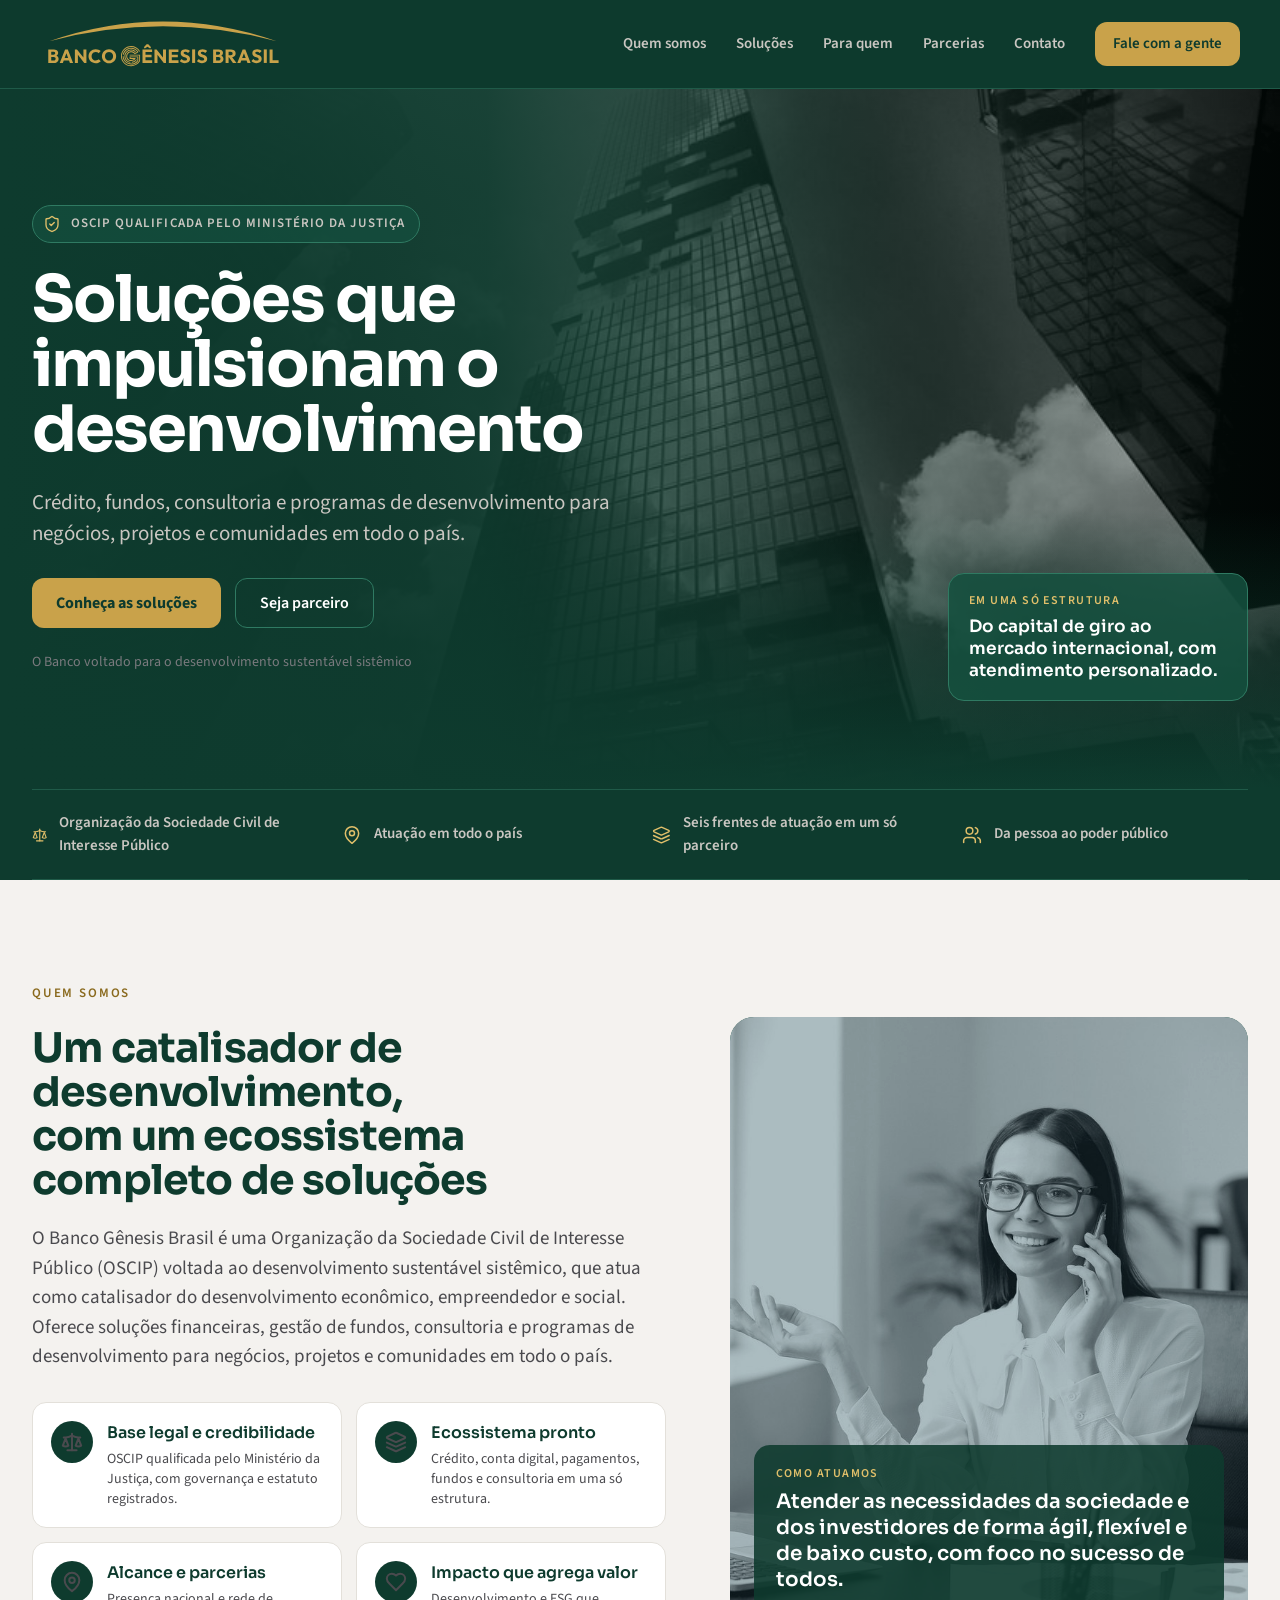
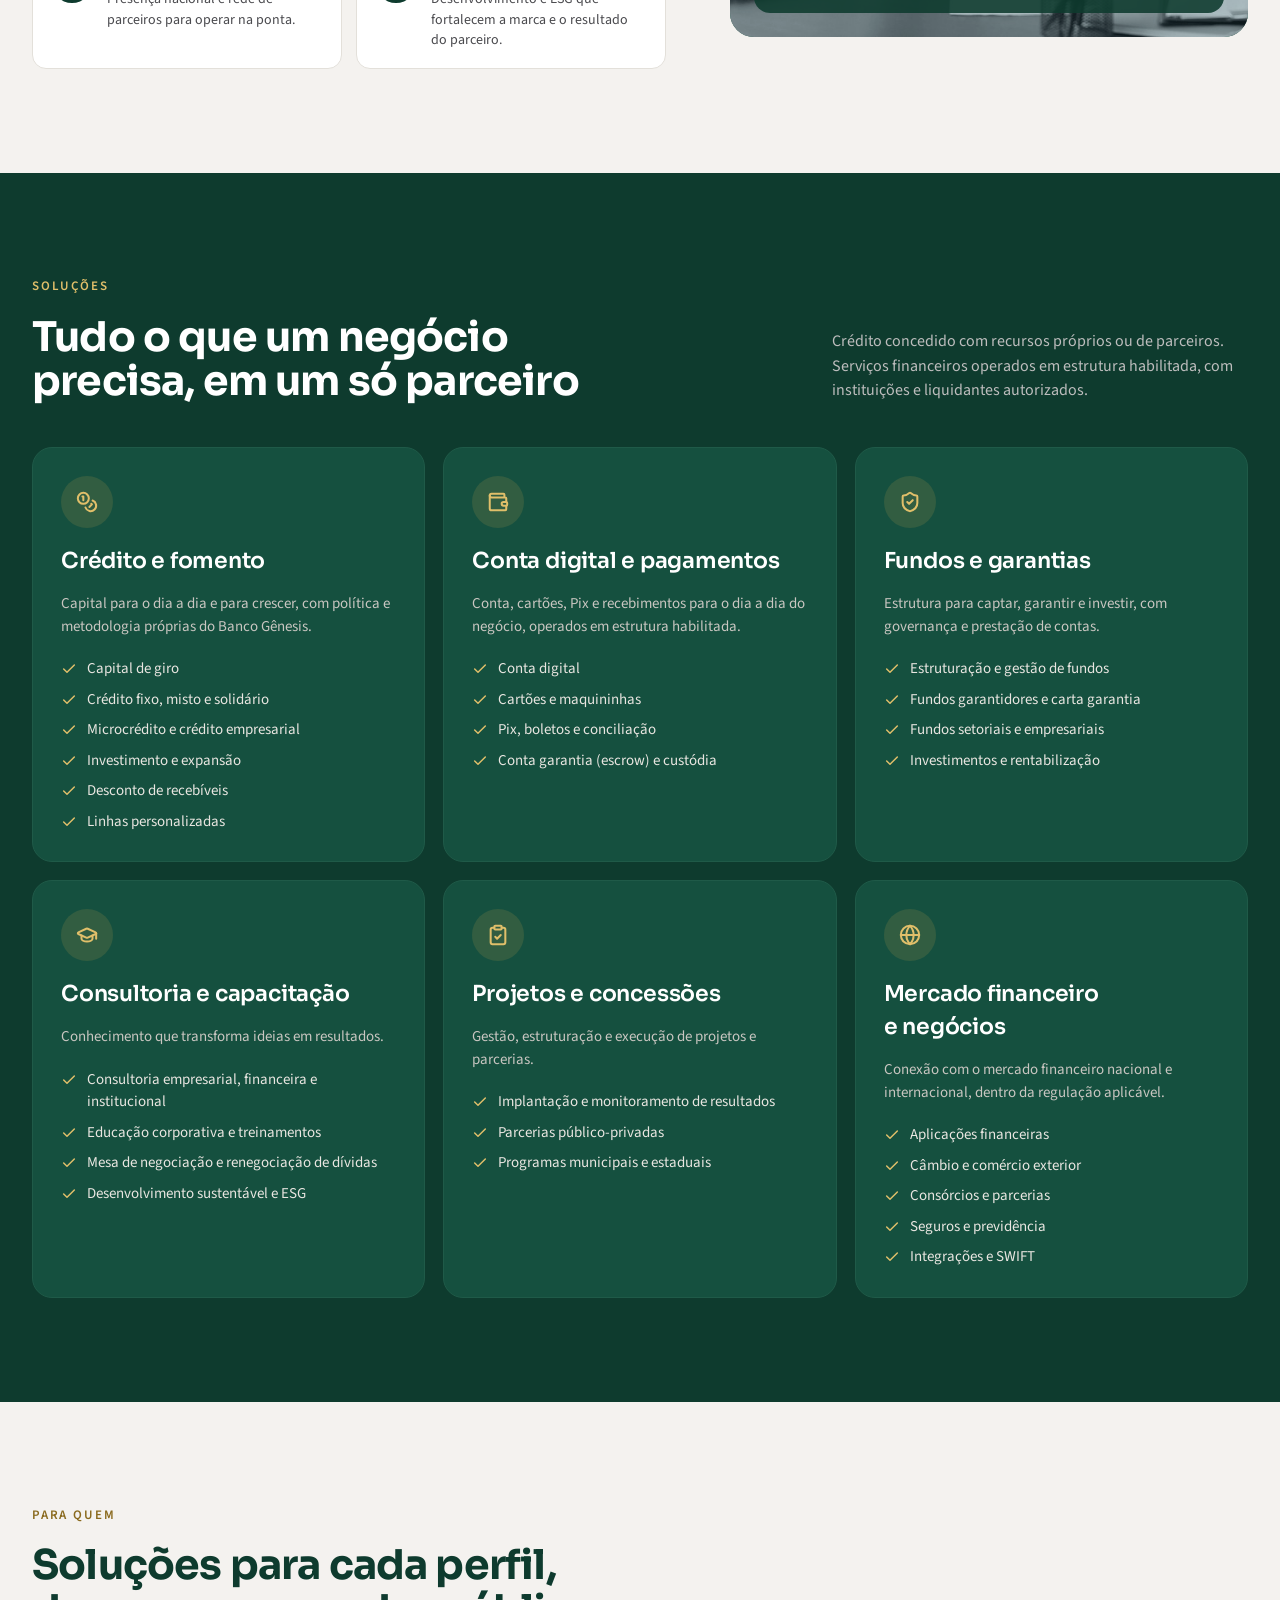
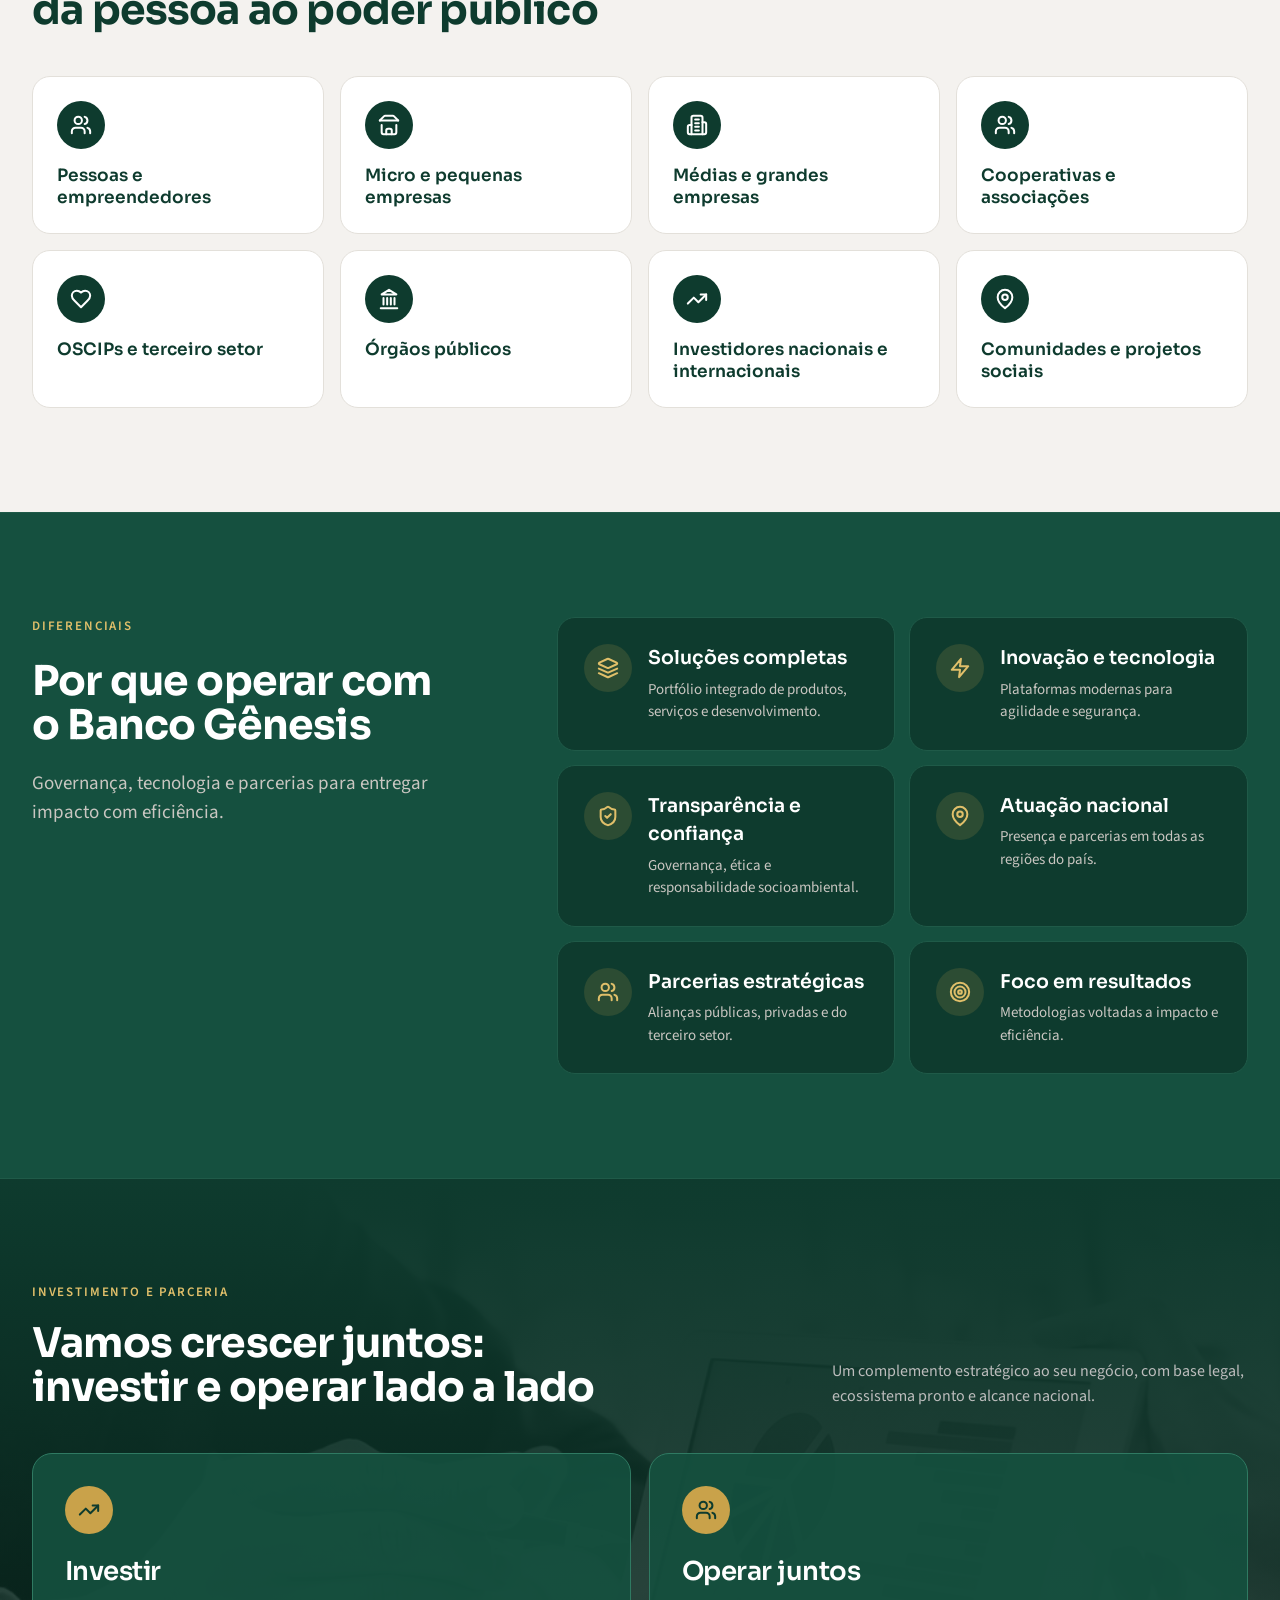
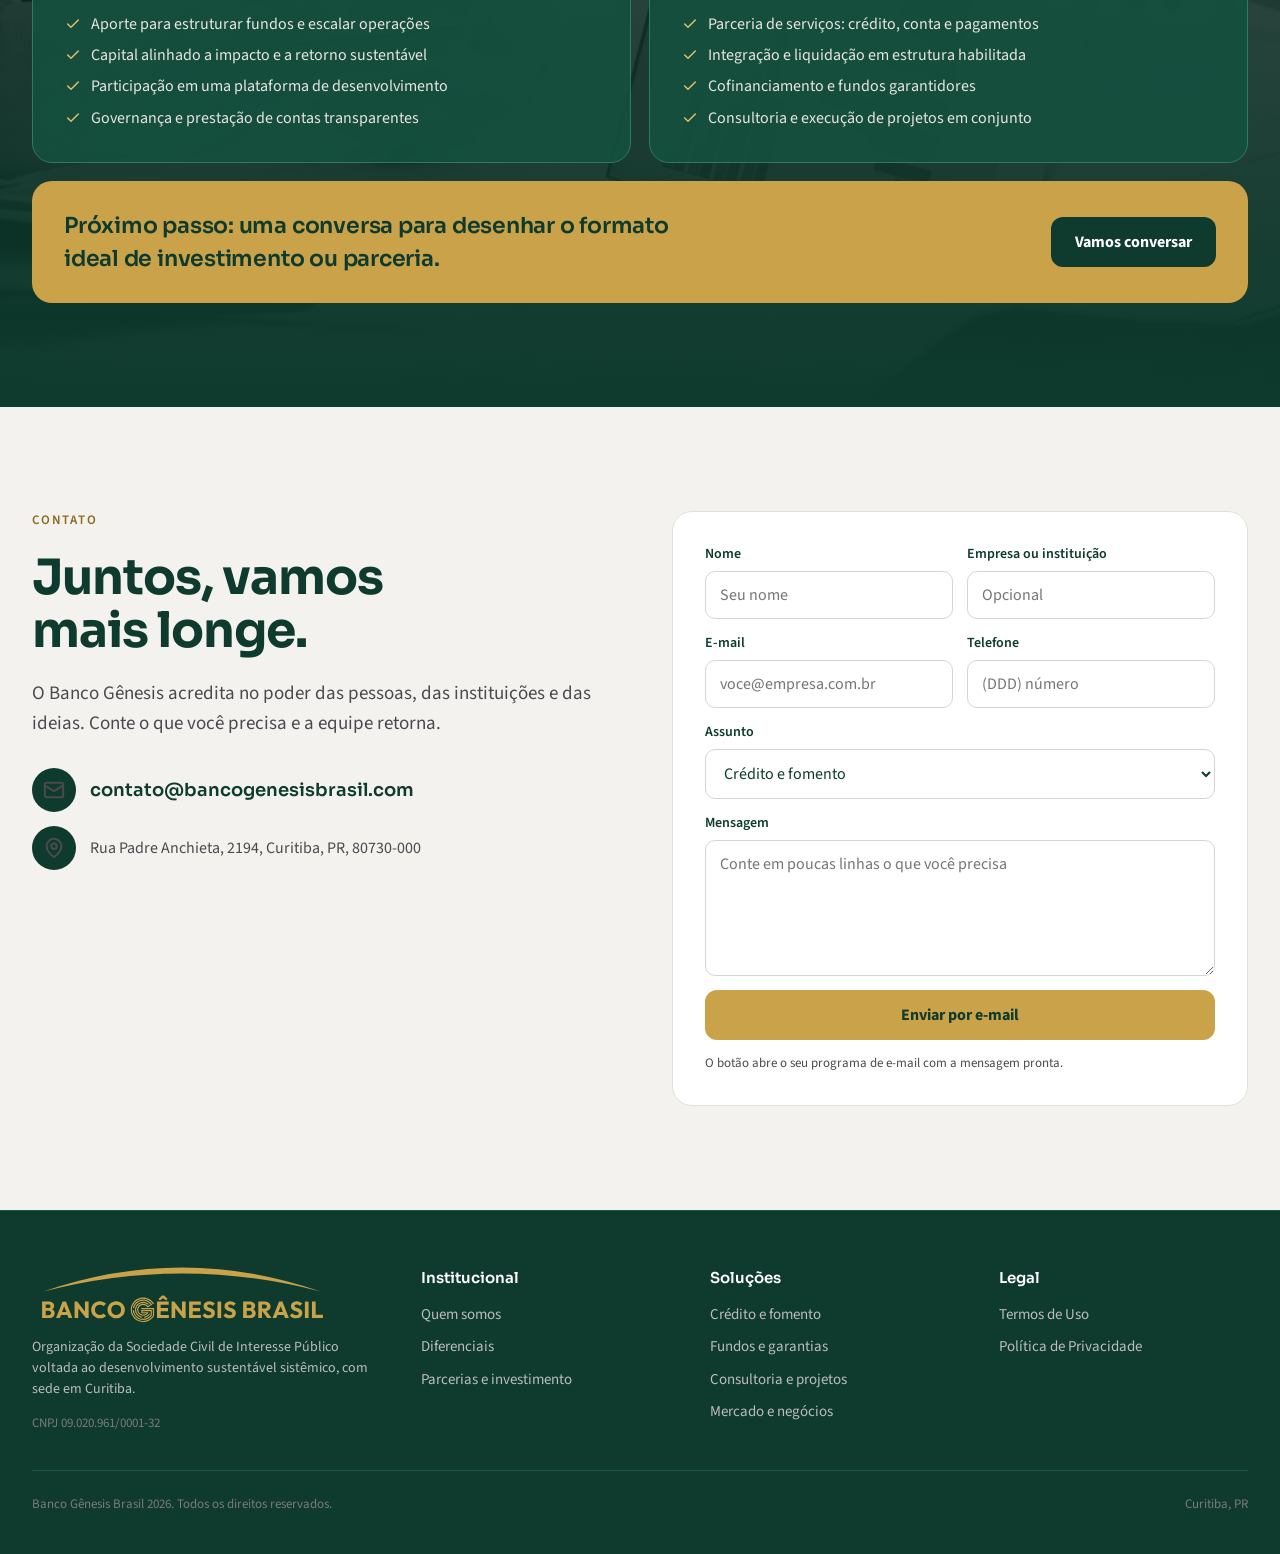
<file: index.html>
<!doctype html>
<html lang="pt-BR">
<head>
<meta charset="utf-8">
<meta name="viewport" content="width=device-width, initial-scale=1">
<title>Banco Gênesis Brasil</title>
<meta name="description" content="O Banco Gênesis Brasil é uma OSCIP voltada ao desenvolvimento sustentável sistêmico: crédito e fomento, fundos e garantias, consultoria, projetos e conexão com o mercado financeiro para negócios, projetos e comunidades em todo o país.">
<meta name="theme-color" content="#0e3b2e">
<link rel="icon" href="assets/img/favicon.svg?v=20261029" type="image/svg+xml">
<link rel="icon" href="favicon.ico?v=20261029" sizes="32x32">
<link rel="icon" href="assets/img/favicon-32.png" sizes="32x32" type="image/png">
<link rel="apple-touch-icon" href="assets/img/apple-touch-icon.png">
<link rel="preconnect" href="https://fonts.googleapis.com">
<link rel="preconnect" href="https://fonts.gstatic.com" crossorigin>
<link rel="stylesheet" href="https://fonts.googleapis.com/css2?family=Sora:wght@500;600;700&family=Source+Sans+3:wght@400;600;700&display=swap">
<link rel="stylesheet" href="assets/styles.css?v=20261029">
<meta property="og:title" content="Banco Gênesis Brasil, soluções que impulsionam o desenvolvimento">
<meta property="og:description" content="O Banco Gênesis Brasil é uma organização voltada ao desenvolvimento sustentável sistêmico: crédito e fomento, fundos e garantias, consultoria, projetos e conexão com o mercado financeiro para negócios, projetos e comunidades em todo o país.">
<meta property="og:type" content="website">
<meta property="og:image" content="assets/img/abertura.jpg">
</head>
<body>
<header class="topo">
  <div class="container">
    <a class="marca" href="#topo"><img src="assets/img/marca-horizontal.svg" alt="Banco Gênesis Brasil" width="1320" height="195"></a>
    <button class="menu-botao" type="button" aria-label="Abrir menu" aria-expanded="false" aria-controls="menu"><svg aria-hidden="true" width="20" height="20" viewBox="0 0 24 24" fill="none" stroke="currentColor" stroke-width="2" stroke-linecap="round" stroke-linejoin="round"><path d="M4 7h16M4 12h16M4 17h16"/></svg></button>
    <nav class="menu" id="menu" aria-label="Principal">
      <a href="#quem-somos">Quem somos</a>
      <a href="#solucoes">Soluções</a>
      <a href="#para-quem">Para quem</a>
      <a href="#parcerias">Parcerias</a>
      <a href="#contato">Contato</a>
      <a class="botao botao-laranja" href="#contato">Fale com a gente</a>
    </nav>
  </div>
</header>
<main id="topo">
  <section class="abertura">
    <div class="abertura-foto" aria-hidden="true"><img src="assets/img/abertura.jpg" alt="" width="852" height="567" fetchpriority="high"></div>
    <div class="container abertura-grade">
      <div class="abertura-texto">
        <p class="selo"><svg aria-hidden="true" width="18" height="18" viewBox="0 0 24 24" fill="none" stroke="currentColor" stroke-width="1.8" stroke-linecap="round" stroke-linejoin="round"><path d="M20 13c0 5-3.5 7.5-7.66 8.95a1 1 0 0 1-.67-.01C7.5 20.5 4 18 4 13V6a1 1 0 0 1 1-1c2 0 4.5-1.2 6.24-2.72a1.17 1.17 0 0 1 1.52 0C14.51 3.81 17 5 19 5a1 1 0 0 1 1 1z"/><path d="m9 12 2 2 4-4"/></svg><span>OSCIP qualificada pelo Ministério da Justiça</span></p>
        <h1>Soluções que impulsionam o desenvolvimento</h1>
        <p class="texto-grande">Crédito, fundos, consultoria e programas de desenvolvimento para negócios, projetos e comunidades em todo o país.</p>
        <div class="acoes">
          <a class="botao botao-laranja" href="#solucoes">Conheça as soluções</a>
          <a class="botao botao-contorno" href="#parcerias">Seja parceiro</a>
        </div>
        <p class="nome-completo">O Banco voltado para o desenvolvimento sustentável sistêmico</p>
      </div>
      <div class="abertura-destaque" aria-hidden="true">
        <small>Em uma só estrutura</small>
        <span>Do capital de giro ao mercado internacional, com atendimento personalizado.</span>
      </div>
    </div>
  </section>

  <div class="container"><ul class="faixa-fatos">
    <li><svg aria-hidden="true" width="20" height="20" viewBox="0 0 24 24" fill="none" stroke="currentColor" stroke-width="1.8" stroke-linecap="round" stroke-linejoin="round"><path d="m16 16 3-8 3 8c-.87.65-1.92 1-3 1s-2.13-.35-3-1Z"/><path d="m2 16 3-8 3 8c-.87.65-1.92 1-3 1s-2.13-.35-3-1Z"/><path d="M7 21h10"/><path d="M12 3v18"/><path d="M3 7h2c2 0 5-1 7-2 2 1 5 2 7 2h2"/></svg><span>Organização da Sociedade Civil de Interesse Público</span></li>
    <li><svg aria-hidden="true" width="20" height="20" viewBox="0 0 24 24" fill="none" stroke="currentColor" stroke-width="1.8" stroke-linecap="round" stroke-linejoin="round"><path d="M20 10c0 6-8 12-8 12s-8-6-8-12a8 8 0 0 1 16 0Z"/><circle cx="12" cy="10" r="3"/></svg><span>Atuação em todo o país</span></li>
    <li><svg aria-hidden="true" width="20" height="20" viewBox="0 0 24 24" fill="none" stroke="currentColor" stroke-width="1.8" stroke-linecap="round" stroke-linejoin="round"><path d="m12.83 2.18a2 2 0 0 0-1.66 0L2.6 6.08a1 1 0 0 0 0 1.83l8.58 3.91a2 2 0 0 0 1.66 0l8.58-3.9a1 1 0 0 0 0-1.83Z"/><path d="m22 17.65-9.17 4.16a2 2 0 0 1-1.66 0L2 17.65"/><path d="m22 12.65-9.17 4.16a2 2 0 0 1-1.66 0L2 12.65"/></svg><span>Seis frentes de atuação em um só parceiro</span></li>
    <li><svg aria-hidden="true" width="20" height="20" viewBox="0 0 24 24" fill="none" stroke="currentColor" stroke-width="1.8" stroke-linecap="round" stroke-linejoin="round"><path d="M16 21v-2a4 4 0 0 0-4-4H6a4 4 0 0 0-4 4v2"/><circle cx="9" cy="7" r="4"/><path d="M22 21v-2a4 4 0 0 0-3-3.87"/><path d="M16 3.13a4 4 0 0 1 0 7.75"/></svg><span>Da pessoa ao poder público</span></li>
  </ul></div>

  <section class="secao claro" id="quem-somos">
    <div class="container duas-colunas">
      <div class="coluna-texto entra">
        <p class="rotulo">Quem somos</p>
        <h2 class="titulo">Um catalisador de desenvolvimento, com um ecossistema completo de soluções</h2>
        <p class="texto">O Banco Gênesis Brasil é uma Organização da Sociedade Civil de Interesse Público (OSCIP) voltada ao desenvolvimento sustentável sistêmico, que atua como catalisador do desenvolvimento econômico, empreendedor e social. Oferece soluções financeiras, gestão de fundos, consultoria e programas de desenvolvimento para negócios, projetos e comunidades em todo o país.</p>
        <div class="pilares">
          <div class="pilar"><span class="icone"><svg aria-hidden="true" width="22" height="22" viewBox="0 0 24 24" fill="none" stroke="currentColor" stroke-width="1.8" stroke-linecap="round" stroke-linejoin="round"><path d="m16 16 3-8 3 8c-.87.65-1.92 1-3 1s-2.13-.35-3-1Z"/><path d="m2 16 3-8 3 8c-.87.65-1.92 1-3 1s-2.13-.35-3-1Z"/><path d="M7 21h10"/><path d="M12 3v18"/><path d="M3 7h2c2 0 5-1 7-2 2 1 5 2 7 2h2"/></svg></span><div><strong>Base legal e credibilidade</strong><span>OSCIP qualificada pelo Ministério da Justiça, com governança e estatuto registrados.</span></div></div>
          <div class="pilar"><span class="icone"><svg aria-hidden="true" width="22" height="22" viewBox="0 0 24 24" fill="none" stroke="currentColor" stroke-width="1.8" stroke-linecap="round" stroke-linejoin="round"><path d="m12.83 2.18a2 2 0 0 0-1.66 0L2.6 6.08a1 1 0 0 0 0 1.83l8.58 3.91a2 2 0 0 0 1.66 0l8.58-3.9a1 1 0 0 0 0-1.83Z"/><path d="m22 17.65-9.17 4.16a2 2 0 0 1-1.66 0L2 17.65"/><path d="m22 12.65-9.17 4.16a2 2 0 0 1-1.66 0L2 12.65"/></svg></span><div><strong>Ecossistema pronto</strong><span>Crédito, conta digital, pagamentos, fundos e consultoria em uma só estrutura.</span></div></div>
          <div class="pilar"><span class="icone"><svg aria-hidden="true" width="22" height="22" viewBox="0 0 24 24" fill="none" stroke="currentColor" stroke-width="1.8" stroke-linecap="round" stroke-linejoin="round"><path d="M20 10c0 6-8 12-8 12s-8-6-8-12a8 8 0 0 1 16 0Z"/><circle cx="12" cy="10" r="3"/></svg></span><div><strong>Alcance e parcerias</strong><span>Presença nacional e rede de parceiros para operar na ponta.</span></div></div>
          <div class="pilar"><span class="icone"><svg aria-hidden="true" width="22" height="22" viewBox="0 0 24 24" fill="none" stroke="currentColor" stroke-width="1.8" stroke-linecap="round" stroke-linejoin="round"><path d="M19 14c1.49-1.46 3-3.21 3-5.5A5.5 5.5 0 0 0 16.5 3c-1.76 0-3 .5-4.5 2-1.5-1.5-2.74-2-4.5-2A5.5 5.5 0 0 0 2 8.5c0 2.3 1.5 4.05 3 5.5l7 7Z"/></svg></span><div><strong>Impacto que agrega valor</strong><span>Desenvolvimento e ESG que fortalecem a marca e o resultado do parceiro.</span></div></div>
        </div>
      </div>
      <div class="foto foto-quem entra">
        <img src="assets/img/equipe.jpg" alt="Profissional atendendo ao telefone em um escritório" width="1300" height="866" loading="lazy">
        <div class="legenda-foto"><small>Como atuamos</small><span>Atender as necessidades da sociedade e dos investidores de forma ágil, flexível e de baixo custo, com foco no sucesso de todos.</span></div>
      </div>
    </div>
  </section>

  <section class="secao escuro" id="solucoes">
    <div class="container">
      <div class="cabecalho-secao entra">
        <div><p class="rotulo">Soluções</p><h2 class="titulo">Tudo o que um negócio precisa, em um só parceiro</h2></div>
        <p class="texto-apoio">Crédito concedido com recursos próprios ou de parceiros. Serviços financeiros operados em estrutura habilitada, com instituições e liquidantes autorizados.</p>
      </div>
      <div class="solucoes">
        <article class="solucao entra">
          <span class="icone"><svg aria-hidden="true" width="22" height="22" viewBox="0 0 24 24" fill="none" stroke="currentColor" stroke-width="1.8" stroke-linecap="round" stroke-linejoin="round"><circle cx="8" cy="8" r="6"/><path d="M18.09 10.37A6 6 0 1 1 10.34 18"/><path d="M7 6h1v4"/><path d="m16.71 13.88.7.71-2.82 2.82"/></svg></span>
          <h3>Crédito e fomento</h3>
          <p>Capital para o dia a dia e para crescer, com política e metodologia próprias do Banco Gênesis.</p>
          <ul><li><svg aria-hidden="true" width="16" height="16" viewBox="0 0 24 24" fill="none" stroke="currentColor" stroke-width="2.2" stroke-linecap="round" stroke-linejoin="round"><path d="M20 6 9 17l-5-5"/></svg><span>Capital de giro</span></li><li><svg aria-hidden="true" width="16" height="16" viewBox="0 0 24 24" fill="none" stroke="currentColor" stroke-width="2.2" stroke-linecap="round" stroke-linejoin="round"><path d="M20 6 9 17l-5-5"/></svg><span>Crédito fixo, misto e solidário</span></li><li><svg aria-hidden="true" width="16" height="16" viewBox="0 0 24 24" fill="none" stroke="currentColor" stroke-width="2.2" stroke-linecap="round" stroke-linejoin="round"><path d="M20 6 9 17l-5-5"/></svg><span>Microcrédito e crédito empresarial</span></li><li><svg aria-hidden="true" width="16" height="16" viewBox="0 0 24 24" fill="none" stroke="currentColor" stroke-width="2.2" stroke-linecap="round" stroke-linejoin="round"><path d="M20 6 9 17l-5-5"/></svg><span>Investimento e expansão</span></li><li><svg aria-hidden="true" width="16" height="16" viewBox="0 0 24 24" fill="none" stroke="currentColor" stroke-width="2.2" stroke-linecap="round" stroke-linejoin="round"><path d="M20 6 9 17l-5-5"/></svg><span>Desconto de recebíveis</span></li><li><svg aria-hidden="true" width="16" height="16" viewBox="0 0 24 24" fill="none" stroke="currentColor" stroke-width="2.2" stroke-linecap="round" stroke-linejoin="round"><path d="M20 6 9 17l-5-5"/></svg><span>Linhas personalizadas</span></li></ul>
        </article>
        <article class="solucao entra">
          <span class="icone"><svg aria-hidden="true" width="22" height="22" viewBox="0 0 24 24" fill="none" stroke="currentColor" stroke-width="1.8" stroke-linecap="round" stroke-linejoin="round"><path d="M19 7V4a1 1 0 0 0-1-1H5a2 2 0 0 0 0 4h15a1 1 0 0 1 1 1v4h-3a2 2 0 0 0 0 4h3a1 1 0 0 0 1-1v-2a1 1 0 0 0-1-1"/><path d="M3 5v14a2 2 0 0 0 2 2h15a1 1 0 0 0 1-1v-4"/></svg></span>
          <h3>Conta digital e pagamentos</h3>
          <p>Conta, cartões, Pix e recebimentos para o dia a dia do negócio, operados em estrutura habilitada.</p>
          <ul><li><svg aria-hidden="true" width="16" height="16" viewBox="0 0 24 24" fill="none" stroke="currentColor" stroke-width="2.2" stroke-linecap="round" stroke-linejoin="round"><path d="M20 6 9 17l-5-5"/></svg><span>Conta digital</span></li><li><svg aria-hidden="true" width="16" height="16" viewBox="0 0 24 24" fill="none" stroke="currentColor" stroke-width="2.2" stroke-linecap="round" stroke-linejoin="round"><path d="M20 6 9 17l-5-5"/></svg><span>Cartões e maquininhas</span></li><li><svg aria-hidden="true" width="16" height="16" viewBox="0 0 24 24" fill="none" stroke="currentColor" stroke-width="2.2" stroke-linecap="round" stroke-linejoin="round"><path d="M20 6 9 17l-5-5"/></svg><span>Pix, boletos e conciliação</span></li><li><svg aria-hidden="true" width="16" height="16" viewBox="0 0 24 24" fill="none" stroke="currentColor" stroke-width="2.2" stroke-linecap="round" stroke-linejoin="round"><path d="M20 6 9 17l-5-5"/></svg><span>Conta garantia (escrow) e custódia</span></li></ul>
        </article>
        <article class="solucao entra">
          <span class="icone"><svg aria-hidden="true" width="22" height="22" viewBox="0 0 24 24" fill="none" stroke="currentColor" stroke-width="1.8" stroke-linecap="round" stroke-linejoin="round"><path d="M20 13c0 5-3.5 7.5-7.66 8.95a1 1 0 0 1-.67-.01C7.5 20.5 4 18 4 13V6a1 1 0 0 1 1-1c2 0 4.5-1.2 6.24-2.72a1.17 1.17 0 0 1 1.52 0C14.51 3.81 17 5 19 5a1 1 0 0 1 1 1z"/><path d="m9 12 2 2 4-4"/></svg></span>
          <h3>Fundos e garantias</h3>
          <p>Estrutura para captar, garantir e investir, com governança e prestação de contas.</p>
          <ul><li><svg aria-hidden="true" width="16" height="16" viewBox="0 0 24 24" fill="none" stroke="currentColor" stroke-width="2.2" stroke-linecap="round" stroke-linejoin="round"><path d="M20 6 9 17l-5-5"/></svg><span>Estruturação e gestão de fundos</span></li><li><svg aria-hidden="true" width="16" height="16" viewBox="0 0 24 24" fill="none" stroke="currentColor" stroke-width="2.2" stroke-linecap="round" stroke-linejoin="round"><path d="M20 6 9 17l-5-5"/></svg><span>Fundos garantidores e carta garantia</span></li><li><svg aria-hidden="true" width="16" height="16" viewBox="0 0 24 24" fill="none" stroke="currentColor" stroke-width="2.2" stroke-linecap="round" stroke-linejoin="round"><path d="M20 6 9 17l-5-5"/></svg><span>Fundos setoriais e empresariais</span></li><li><svg aria-hidden="true" width="16" height="16" viewBox="0 0 24 24" fill="none" stroke="currentColor" stroke-width="2.2" stroke-linecap="round" stroke-linejoin="round"><path d="M20 6 9 17l-5-5"/></svg><span>Investimentos e rentabilização</span></li></ul>
        </article>
        <article class="solucao entra">
          <span class="icone"><svg aria-hidden="true" width="22" height="22" viewBox="0 0 24 24" fill="none" stroke="currentColor" stroke-width="1.8" stroke-linecap="round" stroke-linejoin="round"><path d="M21.42 10.922a1 1 0 0 0-.019-1.838L12.83 5.18a2 2 0 0 0-1.66 0L2.6 9.08a1 1 0 0 0 0 1.832l8.57 3.908a2 2 0 0 0 1.66 0z"/><path d="M22 10v6"/><path d="M6 12.5V16a6 3 0 0 0 12 0v-3.5"/></svg></span>
          <h3>Consultoria e capacitação</h3>
          <p>Conhecimento que transforma ideias em resultados.</p>
          <ul><li><svg aria-hidden="true" width="16" height="16" viewBox="0 0 24 24" fill="none" stroke="currentColor" stroke-width="2.2" stroke-linecap="round" stroke-linejoin="round"><path d="M20 6 9 17l-5-5"/></svg><span>Consultoria empresarial, financeira e institucional</span></li><li><svg aria-hidden="true" width="16" height="16" viewBox="0 0 24 24" fill="none" stroke="currentColor" stroke-width="2.2" stroke-linecap="round" stroke-linejoin="round"><path d="M20 6 9 17l-5-5"/></svg><span>Educação corporativa e treinamentos</span></li><li><svg aria-hidden="true" width="16" height="16" viewBox="0 0 24 24" fill="none" stroke="currentColor" stroke-width="2.2" stroke-linecap="round" stroke-linejoin="round"><path d="M20 6 9 17l-5-5"/></svg><span>Mesa de negociação e renegociação de dívidas</span></li><li><svg aria-hidden="true" width="16" height="16" viewBox="0 0 24 24" fill="none" stroke="currentColor" stroke-width="2.2" stroke-linecap="round" stroke-linejoin="round"><path d="M20 6 9 17l-5-5"/></svg><span>Desenvolvimento sustentável e ESG</span></li></ul>
        </article>
        <article class="solucao entra">
          <span class="icone"><svg aria-hidden="true" width="22" height="22" viewBox="0 0 24 24" fill="none" stroke="currentColor" stroke-width="1.8" stroke-linecap="round" stroke-linejoin="round"><rect width="8" height="4" x="8" y="2" rx="1" ry="1"/><path d="M16 4h2a2 2 0 0 1 2 2v14a2 2 0 0 1-2 2H6a2 2 0 0 1-2-2V6a2 2 0 0 1 2-2h2"/><path d="m9 14 2 2 4-4"/></svg></span>
          <h3>Projetos e concessões</h3>
          <p>Gestão, estruturação e execução de projetos e parcerias.</p>
          <ul><li><svg aria-hidden="true" width="16" height="16" viewBox="0 0 24 24" fill="none" stroke="currentColor" stroke-width="2.2" stroke-linecap="round" stroke-linejoin="round"><path d="M20 6 9 17l-5-5"/></svg><span>Implantação e monitoramento de resultados</span></li><li><svg aria-hidden="true" width="16" height="16" viewBox="0 0 24 24" fill="none" stroke="currentColor" stroke-width="2.2" stroke-linecap="round" stroke-linejoin="round"><path d="M20 6 9 17l-5-5"/></svg><span>Parcerias público-privadas</span></li><li><svg aria-hidden="true" width="16" height="16" viewBox="0 0 24 24" fill="none" stroke="currentColor" stroke-width="2.2" stroke-linecap="round" stroke-linejoin="round"><path d="M20 6 9 17l-5-5"/></svg><span>Programas municipais e estaduais</span></li></ul>
        </article>
        <article class="solucao entra">
          <span class="icone"><svg aria-hidden="true" width="22" height="22" viewBox="0 0 24 24" fill="none" stroke="currentColor" stroke-width="1.8" stroke-linecap="round" stroke-linejoin="round"><circle cx="12" cy="12" r="10"/><path d="M12 2a14.5 14.5 0 0 0 0 20 14.5 14.5 0 0 0 0-20"/><path d="M2 12h20"/></svg></span>
          <h3>Mercado financeiro e negócios</h3>
          <p>Conexão com o mercado financeiro nacional e internacional, dentro da regulação aplicável.</p>
          <ul><li><svg aria-hidden="true" width="16" height="16" viewBox="0 0 24 24" fill="none" stroke="currentColor" stroke-width="2.2" stroke-linecap="round" stroke-linejoin="round"><path d="M20 6 9 17l-5-5"/></svg><span>Aplicações financeiras</span></li><li><svg aria-hidden="true" width="16" height="16" viewBox="0 0 24 24" fill="none" stroke="currentColor" stroke-width="2.2" stroke-linecap="round" stroke-linejoin="round"><path d="M20 6 9 17l-5-5"/></svg><span>Câmbio e comércio exterior</span></li><li><svg aria-hidden="true" width="16" height="16" viewBox="0 0 24 24" fill="none" stroke="currentColor" stroke-width="2.2" stroke-linecap="round" stroke-linejoin="round"><path d="M20 6 9 17l-5-5"/></svg><span>Consórcios e parcerias</span></li><li><svg aria-hidden="true" width="16" height="16" viewBox="0 0 24 24" fill="none" stroke="currentColor" stroke-width="2.2" stroke-linecap="round" stroke-linejoin="round"><path d="M20 6 9 17l-5-5"/></svg><span>Seguros e previdência</span></li><li><svg aria-hidden="true" width="16" height="16" viewBox="0 0 24 24" fill="none" stroke="currentColor" stroke-width="2.2" stroke-linecap="round" stroke-linejoin="round"><path d="M20 6 9 17l-5-5"/></svg><span>Integrações e SWIFT</span></li></ul>
        </article>
      </div>
    </div>
  </section>

  <section class="secao claro" id="para-quem">
    <div class="container">
      <div class="cabecalho-secao entra"><div><p class="rotulo">Para quem</p><h2 class="titulo">Soluções para cada perfil, da pessoa ao poder público</h2></div></div>
      <div class="perfis">
        <div class="perfil entra"><span class="icone"><svg aria-hidden="true" width="22" height="22" viewBox="0 0 24 24" fill="none" stroke="currentColor" stroke-width="1.8" stroke-linecap="round" stroke-linejoin="round"><path d="M16 21v-2a4 4 0 0 0-4-4H6a4 4 0 0 0-4 4v2"/><circle cx="9" cy="7" r="4"/><path d="M22 21v-2a4 4 0 0 0-3-3.87"/><path d="M16 3.13a4 4 0 0 1 0 7.75"/></svg></span><span>Pessoas e empreendedores</span></div>
        <div class="perfil entra"><span class="icone"><svg aria-hidden="true" width="22" height="22" viewBox="0 0 24 24" fill="none" stroke="currentColor" stroke-width="1.8" stroke-linecap="round" stroke-linejoin="round"><path d="m2 7 4.41-4.41A2 2 0 0 1 7.83 2h8.34a2 2 0 0 1 1.42.59L22 7"/><path d="M4 12v8a2 2 0 0 0 2 2h12a2 2 0 0 0 2-2v-8"/><path d="M15 22v-4a2 2 0 0 0-2-2h-2a2 2 0 0 0-2 2v4"/><path d="M2 7h20"/></svg></span><span>Micro e pequenas empresas</span></div>
        <div class="perfil entra"><span class="icone"><svg aria-hidden="true" width="22" height="22" viewBox="0 0 24 24" fill="none" stroke="currentColor" stroke-width="1.8" stroke-linecap="round" stroke-linejoin="round"><path d="M6 22V4a2 2 0 0 1 2-2h8a2 2 0 0 1 2 2v18Z"/><path d="M6 12H4a2 2 0 0 0-2 2v6a2 2 0 0 0 2 2h2"/><path d="M18 9h2a2 2 0 0 1 2 2v9a2 2 0 0 1-2 2h-2"/><path d="M10 6h4"/><path d="M10 10h4"/><path d="M10 14h4"/><path d="M10 18h4"/></svg></span><span>Médias e grandes empresas</span></div>
        <div class="perfil entra"><span class="icone"><svg aria-hidden="true" width="22" height="22" viewBox="0 0 24 24" fill="none" stroke="currentColor" stroke-width="1.8" stroke-linecap="round" stroke-linejoin="round"><path d="M16 21v-2a4 4 0 0 0-4-4H6a4 4 0 0 0-4 4v2"/><circle cx="9" cy="7" r="4"/><path d="M22 21v-2a4 4 0 0 0-3-3.87"/><path d="M16 3.13a4 4 0 0 1 0 7.75"/></svg></span><span>Cooperativas e associações</span></div>
        <div class="perfil entra"><span class="icone"><svg aria-hidden="true" width="22" height="22" viewBox="0 0 24 24" fill="none" stroke="currentColor" stroke-width="1.8" stroke-linecap="round" stroke-linejoin="round"><path d="M19 14c1.49-1.46 3-3.21 3-5.5A5.5 5.5 0 0 0 16.5 3c-1.76 0-3 .5-4.5 2-1.5-1.5-2.74-2-4.5-2A5.5 5.5 0 0 0 2 8.5c0 2.3 1.5 4.05 3 5.5l7 7Z"/></svg></span><span>OSCIPs e terceiro setor</span></div>
        <div class="perfil entra"><span class="icone"><svg aria-hidden="true" width="22" height="22" viewBox="0 0 24 24" fill="none" stroke="currentColor" stroke-width="1.8" stroke-linecap="round" stroke-linejoin="round"><line x1="3" x2="21" y1="22" y2="22"/><line x1="6" x2="6" y1="18" y2="11"/><line x1="10" x2="10" y1="18" y2="11"/><line x1="14" x2="14" y1="18" y2="11"/><line x1="18" x2="18" y1="18" y2="11"/><polygon points="12 2 20 7 4 7"/></svg></span><span>Órgãos públicos</span></div>
        <div class="perfil entra"><span class="icone"><svg aria-hidden="true" width="22" height="22" viewBox="0 0 24 24" fill="none" stroke="currentColor" stroke-width="1.8" stroke-linecap="round" stroke-linejoin="round"><polyline points="22 7 13.5 15.5 8.5 10.5 2 17"/><polyline points="16 7 22 7 22 13"/></svg></span><span>Investidores nacionais e internacionais</span></div>
        <div class="perfil entra"><span class="icone"><svg aria-hidden="true" width="22" height="22" viewBox="0 0 24 24" fill="none" stroke="currentColor" stroke-width="1.8" stroke-linecap="round" stroke-linejoin="round"><path d="M20 10c0 6-8 12-8 12s-8-6-8-12a8 8 0 0 1 16 0Z"/><circle cx="12" cy="10" r="3"/></svg></span><span>Comunidades e projetos sociais</span></div>
      </div>
    </div>
  </section>

  <section class="secao grafite" id="diferenciais">
    <div class="container duas-colunas-larga">
      <div class="coluna-texto fixa entra">
        <p class="rotulo">Diferenciais</p>
        <h2 class="titulo">Por que operar com o Banco Gênesis</h2>
        <p class="texto">Governança, tecnologia e parcerias para entregar impacto com eficiência.</p>
      </div>
      <div class="diferenciais">
        <div class="diferencial entra"><span class="icone"><svg aria-hidden="true" width="22" height="22" viewBox="0 0 24 24" fill="none" stroke="currentColor" stroke-width="1.8" stroke-linecap="round" stroke-linejoin="round"><path d="m12.83 2.18a2 2 0 0 0-1.66 0L2.6 6.08a1 1 0 0 0 0 1.83l8.58 3.91a2 2 0 0 0 1.66 0l8.58-3.9a1 1 0 0 0 0-1.83Z"/><path d="m22 17.65-9.17 4.16a2 2 0 0 1-1.66 0L2 17.65"/><path d="m22 12.65-9.17 4.16a2 2 0 0 1-1.66 0L2 12.65"/></svg></span><div><strong>Soluções completas</strong><span>Portfólio integrado de produtos, serviços e desenvolvimento.</span></div></div>
        <div class="diferencial entra"><span class="icone"><svg aria-hidden="true" width="22" height="22" viewBox="0 0 24 24" fill="none" stroke="currentColor" stroke-width="1.8" stroke-linecap="round" stroke-linejoin="round"><polygon points="13 2 3 14 12 14 11 22 21 10 12 10 13 2"/></svg></span><div><strong>Inovação e tecnologia</strong><span>Plataformas modernas para agilidade e segurança.</span></div></div>
        <div class="diferencial entra"><span class="icone"><svg aria-hidden="true" width="22" height="22" viewBox="0 0 24 24" fill="none" stroke="currentColor" stroke-width="1.8" stroke-linecap="round" stroke-linejoin="round"><path d="M20 13c0 5-3.5 7.5-7.66 8.95a1 1 0 0 1-.67-.01C7.5 20.5 4 18 4 13V6a1 1 0 0 1 1-1c2 0 4.5-1.2 6.24-2.72a1.17 1.17 0 0 1 1.52 0C14.51 3.81 17 5 19 5a1 1 0 0 1 1 1z"/><path d="m9 12 2 2 4-4"/></svg></span><div><strong>Transparência e confiança</strong><span>Governança, ética e responsabilidade socioambiental.</span></div></div>
        <div class="diferencial entra"><span class="icone"><svg aria-hidden="true" width="22" height="22" viewBox="0 0 24 24" fill="none" stroke="currentColor" stroke-width="1.8" stroke-linecap="round" stroke-linejoin="round"><path d="M20 10c0 6-8 12-8 12s-8-6-8-12a8 8 0 0 1 16 0Z"/><circle cx="12" cy="10" r="3"/></svg></span><div><strong>Atuação nacional</strong><span>Presença e parcerias em todas as regiões do país.</span></div></div>
        <div class="diferencial entra"><span class="icone"><svg aria-hidden="true" width="22" height="22" viewBox="0 0 24 24" fill="none" stroke="currentColor" stroke-width="1.8" stroke-linecap="round" stroke-linejoin="round"><path d="M16 21v-2a4 4 0 0 0-4-4H6a4 4 0 0 0-4 4v2"/><circle cx="9" cy="7" r="4"/><path d="M22 21v-2a4 4 0 0 0-3-3.87"/><path d="M16 3.13a4 4 0 0 1 0 7.75"/></svg></span><div><strong>Parcerias estratégicas</strong><span>Alianças públicas, privadas e do terceiro setor.</span></div></div>
        <div class="diferencial entra"><span class="icone"><svg aria-hidden="true" width="22" height="22" viewBox="0 0 24 24" fill="none" stroke="currentColor" stroke-width="1.8" stroke-linecap="round" stroke-linejoin="round"><circle cx="12" cy="12" r="10"/><circle cx="12" cy="12" r="6"/><circle cx="12" cy="12" r="2"/></svg></span><div><strong>Foco em resultados</strong><span>Metodologias voltadas a impacto e eficiência.</span></div></div>
      </div>
    </div>
  </section>

  <section class="secao parcerias" id="parcerias">
    <div class="parcerias-foto" aria-hidden="true"><img src="assets/img/parceria.jpg" alt="" width="1006" height="671" loading="lazy"></div>
    <div class="container">
      <div class="cabecalho-secao entra">
        <div><p class="rotulo">Investimento e parceria</p><h2 class="titulo">Vamos crescer juntos: investir e operar lado a lado</h2></div>
        <p class="texto-apoio">Um complemento estratégico ao seu negócio, com base legal, ecossistema pronto e alcance nacional.</p>
      </div>
      <div class="caminhos">
        <div class="caminho entra"><span class="icone icone-laranja"><svg aria-hidden="true" width="22" height="22" viewBox="0 0 24 24" fill="none" stroke="currentColor" stroke-width="1.8" stroke-linecap="round" stroke-linejoin="round"><polyline points="22 7 13.5 15.5 8.5 10.5 2 17"/><polyline points="16 7 22 7 22 13"/></svg></span><h3>Investir</h3><ul><li><svg aria-hidden="true" width="16" height="16" viewBox="0 0 24 24" fill="none" stroke="currentColor" stroke-width="2.2" stroke-linecap="round" stroke-linejoin="round"><path d="M20 6 9 17l-5-5"/></svg><span>Aporte para estruturar fundos e escalar operações</span></li><li><svg aria-hidden="true" width="16" height="16" viewBox="0 0 24 24" fill="none" stroke="currentColor" stroke-width="2.2" stroke-linecap="round" stroke-linejoin="round"><path d="M20 6 9 17l-5-5"/></svg><span>Capital alinhado a impacto e a retorno sustentável</span></li><li><svg aria-hidden="true" width="16" height="16" viewBox="0 0 24 24" fill="none" stroke="currentColor" stroke-width="2.2" stroke-linecap="round" stroke-linejoin="round"><path d="M20 6 9 17l-5-5"/></svg><span>Participação em uma plataforma de desenvolvimento</span></li><li><svg aria-hidden="true" width="16" height="16" viewBox="0 0 24 24" fill="none" stroke="currentColor" stroke-width="2.2" stroke-linecap="round" stroke-linejoin="round"><path d="M20 6 9 17l-5-5"/></svg><span>Governança e prestação de contas transparentes</span></li></ul></div>
        <div class="caminho entra"><span class="icone icone-laranja"><svg aria-hidden="true" width="22" height="22" viewBox="0 0 24 24" fill="none" stroke="currentColor" stroke-width="1.8" stroke-linecap="round" stroke-linejoin="round"><path d="M16 21v-2a4 4 0 0 0-4-4H6a4 4 0 0 0-4 4v2"/><circle cx="9" cy="7" r="4"/><path d="M22 21v-2a4 4 0 0 0-3-3.87"/><path d="M16 3.13a4 4 0 0 1 0 7.75"/></svg></span><h3>Operar juntos</h3><ul><li><svg aria-hidden="true" width="16" height="16" viewBox="0 0 24 24" fill="none" stroke="currentColor" stroke-width="2.2" stroke-linecap="round" stroke-linejoin="round"><path d="M20 6 9 17l-5-5"/></svg><span>Parceria de serviços: crédito, conta e pagamentos</span></li><li><svg aria-hidden="true" width="16" height="16" viewBox="0 0 24 24" fill="none" stroke="currentColor" stroke-width="2.2" stroke-linecap="round" stroke-linejoin="round"><path d="M20 6 9 17l-5-5"/></svg><span>Integração e liquidação em estrutura habilitada</span></li><li><svg aria-hidden="true" width="16" height="16" viewBox="0 0 24 24" fill="none" stroke="currentColor" stroke-width="2.2" stroke-linecap="round" stroke-linejoin="round"><path d="M20 6 9 17l-5-5"/></svg><span>Cofinanciamento e fundos garantidores</span></li><li><svg aria-hidden="true" width="16" height="16" viewBox="0 0 24 24" fill="none" stroke="currentColor" stroke-width="2.2" stroke-linecap="round" stroke-linejoin="round"><path d="M20 6 9 17l-5-5"/></svg><span>Consultoria e execução de projetos em conjunto</span></li></ul></div>
      </div>
      <div class="chamada entra">
        <span>Próximo passo: uma conversa para desenhar o formato ideal de investimento ou parceria.</span>
        <a class="botao botao-preto" href="#contato">Vamos conversar</a>
      </div>
    </div>
  </section>

  <section class="secao claro" id="contato">
    <div class="container duas-colunas alinha-topo">
      <div class="coluna-texto entra">
        <p class="rotulo">Contato</p>
        <h2 class="titulo titulo-maior">Juntos, vamos mais longe.</h2>
        <p class="texto">O Banco Gênesis acredita no poder das pessoas, das instituições e das ideias. Conte o que você precisa e a equipe retorna.</p>
        <ul class="contatos">
          <li><span class="icone"><svg aria-hidden="true" width="22" height="22" viewBox="0 0 24 24" fill="none" stroke="currentColor" stroke-width="1.8" stroke-linecap="round" stroke-linejoin="round"><rect width="20" height="16" x="2" y="4" rx="2"/><path d="m22 7-8.97 5.7a1.94 1.94 0 0 1-2.06 0L2 7"/></svg></span><a href="mailto:contato@bancogenesisbrasil.com">contato@bancogenesisbrasil.com</a></li>
          <li><span class="icone"><svg aria-hidden="true" width="22" height="22" viewBox="0 0 24 24" fill="none" stroke="currentColor" stroke-width="1.8" stroke-linecap="round" stroke-linejoin="round"><path d="M20 10c0 6-8 12-8 12s-8-6-8-12a8 8 0 0 1 16 0Z"/><circle cx="12" cy="10" r="3"/></svg></span><span>Rua Padre Anchieta, 2194, Curitiba, PR, 80730-000</span></li>
        </ul>
      </div>
      <form class="formulario entra" id="form-contato" data-destino="contato@bancogenesisbrasil.com">
        <div class="duas"><label>Nome<input id="nome" name="nome" type="text" autocomplete="name" placeholder="Seu nome" required></label><label>Empresa ou instituição<input id="empresa" name="empresa" type="text" autocomplete="organization" placeholder="Opcional"></label></div>
        <div class="duas"><label>E-mail<input id="email" name="email" type="email" autocomplete="email" placeholder="voce@empresa.com.br" required></label><label>Telefone<input id="telefone" name="telefone" type="tel" autocomplete="tel" placeholder="(DDD) número"></label></div>
        <label>Assunto<select id="assunto" name="assunto"><option>Crédito e fomento</option><option>Fundos e garantias</option><option>Consultoria e projetos</option><option>Parceria</option><option>Investimento</option><option>Outro assunto</option></select></label>
        <label>Mensagem<textarea id="mensagem" name="mensagem" rows="5" placeholder="Conte em poucas linhas o que você precisa" required></textarea></label>
        <button class="botao botao-laranja" type="submit">Enviar por e-mail</button>
        <small>O botão abre o seu programa de e-mail com a mensagem pronta.</small>
      </form>
    </div>
  </section>
</main>

<footer class="rodape">
  <div class="container">
    <div class="rodape-grade">
      <div class="rodape-marca">
        <img src="assets/img/marca-horizontal.svg" alt="Banco Gênesis Brasil" width="1320" height="195">
        <span>Organização da Sociedade Civil de Interesse Público voltada ao desenvolvimento sustentável sistêmico, com sede em Curitiba.</span>
        <small>CNPJ 09.020.961/0001-32</small>
      </div>
      <div class="rodape-coluna"><strong>Institucional</strong><a href="#quem-somos">Quem somos</a><a href="#diferenciais">Diferenciais</a><a href="#parcerias">Parcerias e investimento</a></div>
      <div class="rodape-coluna"><strong>Soluções</strong><a href="#solucoes">Crédito e fomento</a><a href="#solucoes">Fundos e garantias</a><a href="#solucoes">Consultoria e projetos</a><a href="#solucoes">Mercado e negócios</a></div>
      <div class="rodape-coluna"><strong>Legal</strong><a href="termos-de-uso">Termos de Uso</a><a href="politica-de-privacidade">Política de Privacidade</a></div>
    </div>
    <div class="rodape-base">
      <span>Banco Gênesis Brasil 2026. Todos os direitos reservados.</span>
      <span>Curitiba, PR</span>
    </div>
  </div>
</footer>
<script type="application/ld+json">
{"@context":"https://schema.org","@type":"NGO","name":"Banco Gênesis Brasil","taxID":"09.020.961/0001-32","url":"https://bancogenesisbrasil.com","email":"contato@bancogenesisbrasil.com","address":{"@type":"PostalAddress","streetAddress":"Rua Padre Anchieta, 2194","addressLocality":"Curitiba","addressRegion":"PR","postalCode":"80730-000","addressCountry":"BR"}}
</script>
<script src="assets/main.js?v=20261020c" defer></script>
</body>
</html>
</file>
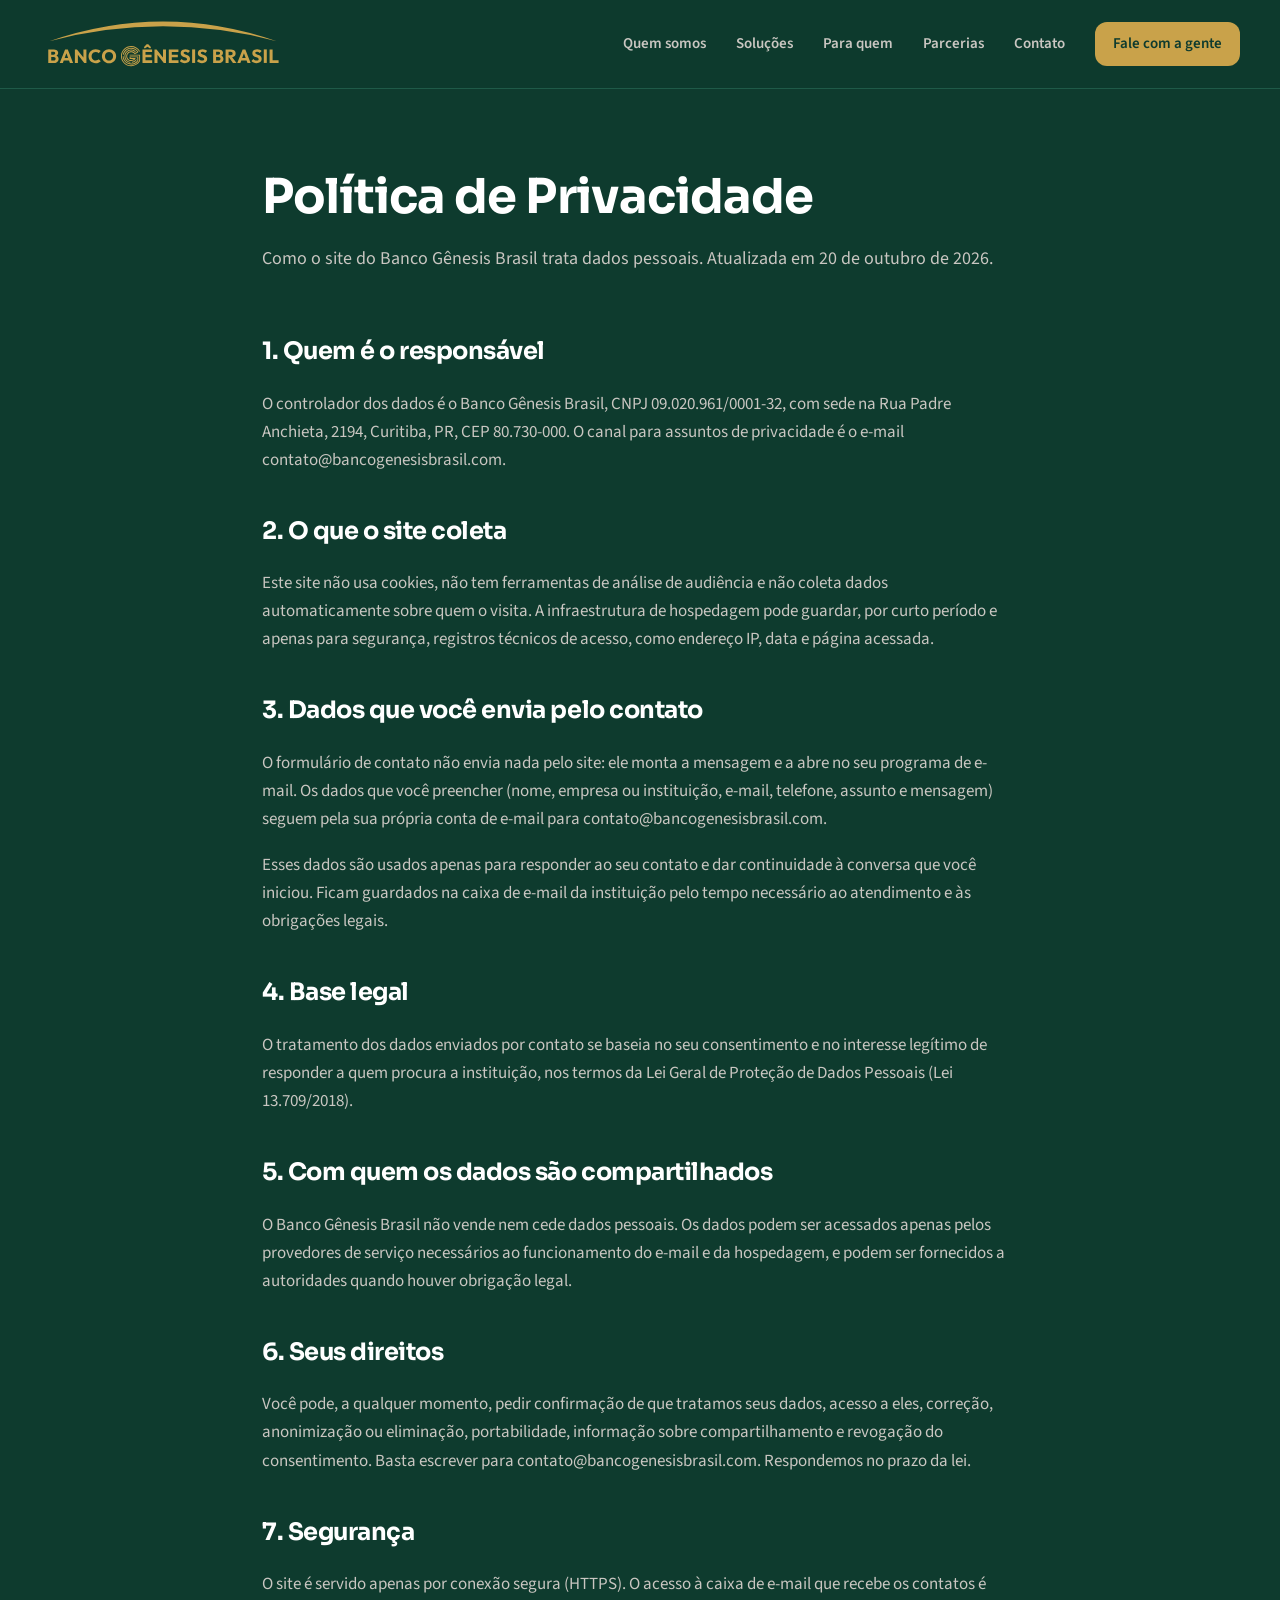
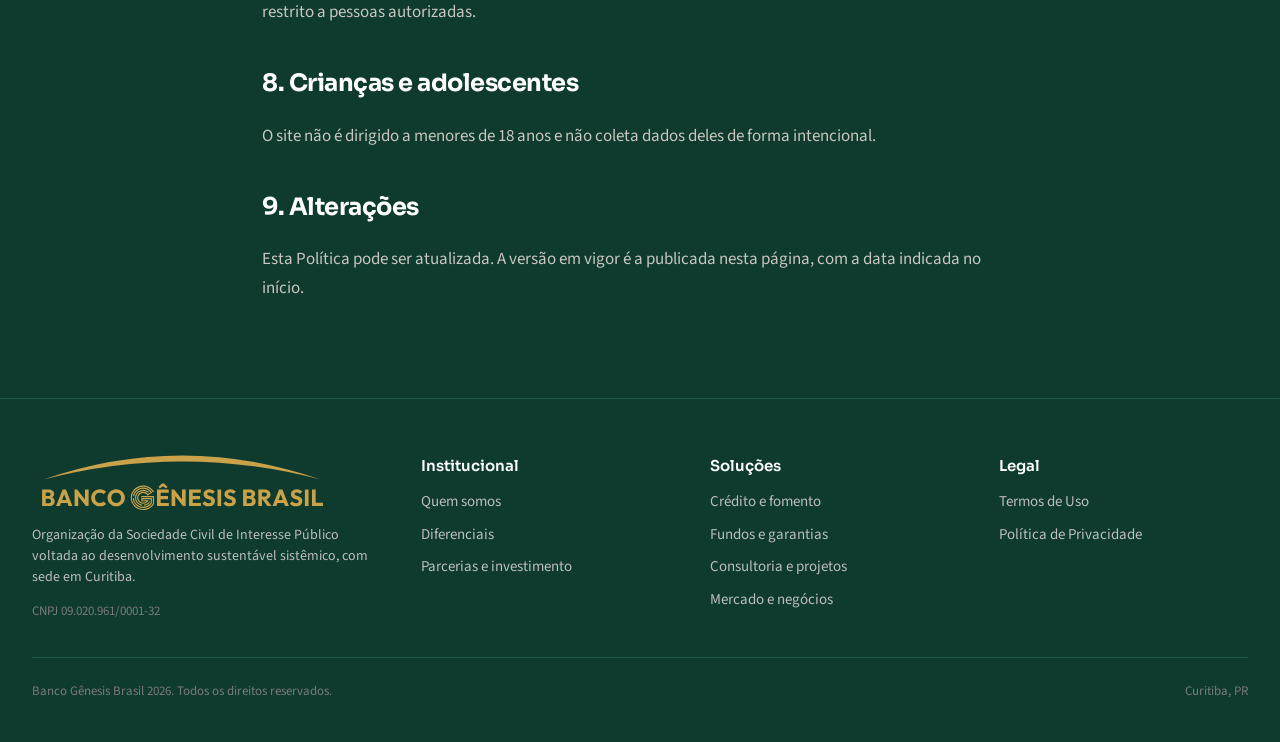
<file: politica-de-privacidade.html>
<!doctype html>
<html lang="pt-BR">
<head>
<meta charset="utf-8">
<meta name="viewport" content="width=device-width, initial-scale=1">
<title>Política de Privacidade, Banco Gênesis Brasil</title>
<meta name="description" content="Política de Privacidade do site do Banco Gênesis Brasil.">
<meta name="theme-color" content="#0e3b2e">
<link rel="icon" href="assets/img/favicon.svg?v=20261029" type="image/svg+xml">
<link rel="icon" href="favicon.ico?v=20261029" sizes="32x32">
<link rel="icon" href="assets/img/favicon-32.png" sizes="32x32" type="image/png">
<link rel="apple-touch-icon" href="assets/img/apple-touch-icon.png">
<link rel="preconnect" href="https://fonts.googleapis.com">
<link rel="preconnect" href="https://fonts.gstatic.com" crossorigin>
<link rel="stylesheet" href="https://fonts.googleapis.com/css2?family=Sora:wght@500;600;700&family=Source+Sans+3:wght@400;600;700&display=swap">
<link rel="stylesheet" href="assets/styles.css?v=20261029">
<meta property="og:title" content="Política de Privacidade, Banco Gênesis Brasil">
<meta property="og:description" content="Política de Privacidade do site do Banco Gênesis Brasil.">
<meta property="og:type" content="website">
<meta property="og:image" content="assets/img/abertura.jpg">
</head>
<body>
<header class="topo">
  <div class="container">
    <a class="marca" href="index.html"><img src="assets/img/marca-horizontal.svg" alt="Banco Gênesis Brasil" width="1320" height="195"></a>
    <button class="menu-botao" type="button" aria-label="Abrir menu" aria-expanded="false" aria-controls="menu"><svg aria-hidden="true" width="20" height="20" viewBox="0 0 24 24" fill="none" stroke="currentColor" stroke-width="2" stroke-linecap="round" stroke-linejoin="round"><path d="M4 7h16M4 12h16M4 17h16"/></svg></button>
    <nav class="menu" id="menu" aria-label="Principal">
      <a href="index.html#quem-somos">Quem somos</a>
      <a href="index.html#solucoes">Soluções</a>
      <a href="index.html#para-quem">Para quem</a>
      <a href="index.html#parcerias">Parcerias</a>
      <a href="index.html#contato">Contato</a>
      <a class="botao botao-laranja" href="index.html#contato">Fale com a gente</a>
    </nav>
  </div>
</header>

<main class="pagina-texto">
  <div class="container">
<h1>Política de Privacidade</h1>
<p class="resumo">Como o site do Banco Gênesis Brasil trata dados pessoais. Atualizada em 20 de outubro de 2026.</p>
<div class="corpo">
<h2>1. Quem é o responsável</h2>
<p>O controlador dos dados é o Banco Gênesis Brasil, CNPJ 09.020.961/0001-32, com sede na Rua Padre Anchieta, 2194, Curitiba, PR, CEP 80.730-000. O canal para assuntos de privacidade é o e-mail contato@bancogenesisbrasil.com.</p>
<h2>2. O que o site coleta</h2>
<p>Este site não usa cookies, não tem ferramentas de análise de audiência e não coleta dados automaticamente sobre quem o visita. A infraestrutura de hospedagem pode guardar, por curto período e apenas para segurança, registros técnicos de acesso, como endereço IP, data e página acessada.</p>
<h2>3. Dados que você envia pelo contato</h2>
<p>O formulário de contato não envia nada pelo site: ele monta a mensagem e a abre no seu programa de e-mail. Os dados que você preencher (nome, empresa ou instituição, e-mail, telefone, assunto e mensagem) seguem pela sua própria conta de e-mail para contato@bancogenesisbrasil.com.</p>
<p>Esses dados são usados apenas para responder ao seu contato e dar continuidade à conversa que você iniciou. Ficam guardados na caixa de e-mail da instituição pelo tempo necessário ao atendimento e às obrigações legais.</p>
<h2>4. Base legal</h2>
<p>O tratamento dos dados enviados por contato se baseia no seu consentimento e no interesse legítimo de responder a quem procura a instituição, nos termos da Lei Geral de Proteção de Dados Pessoais (Lei 13.709/2018).</p>
<h2>5. Com quem os dados são compartilhados</h2>
<p>O Banco Gênesis Brasil não vende nem cede dados pessoais. Os dados podem ser acessados apenas pelos provedores de serviço necessários ao funcionamento do e-mail e da hospedagem, e podem ser fornecidos a autoridades quando houver obrigação legal.</p>
<h2>6. Seus direitos</h2>
<p>Você pode, a qualquer momento, pedir confirmação de que tratamos seus dados, acesso a eles, correção, anonimização ou eliminação, portabilidade, informação sobre compartilhamento e revogação do consentimento. Basta escrever para contato@bancogenesisbrasil.com. Respondemos no prazo da lei.</p>
<h2>7. Segurança</h2>
<p>O site é servido apenas por conexão segura (HTTPS). O acesso à caixa de e-mail que recebe os contatos é restrito a pessoas autorizadas.</p>
<h2>8. Crianças e adolescentes</h2>
<p>O site não é dirigido a menores de 18 anos e não coleta dados deles de forma intencional.</p>
<h2>9. Alterações</h2>
<p>Esta Política pode ser atualizada. A versão em vigor é a publicada nesta página, com a data indicada no início.</p>
</div>
  </div>
</main>

<footer class="rodape">
  <div class="container">
    <div class="rodape-grade">
      <div class="rodape-marca">
        <img src="assets/img/marca-horizontal.svg" alt="Banco Gênesis Brasil" width="1320" height="195">
        <span>Organização da Sociedade Civil de Interesse Público voltada ao desenvolvimento sustentável sistêmico, com sede em Curitiba.</span>
        <small>CNPJ 09.020.961/0001-32</small>
      </div>
      <div class="rodape-coluna"><strong>Institucional</strong><a href="index.html#quem-somos">Quem somos</a><a href="index.html#diferenciais">Diferenciais</a><a href="index.html#parcerias">Parcerias e investimento</a></div>
      <div class="rodape-coluna"><strong>Soluções</strong><a href="index.html#solucoes">Crédito e fomento</a><a href="index.html#solucoes">Fundos e garantias</a><a href="index.html#solucoes">Consultoria e projetos</a><a href="index.html#solucoes">Mercado e negócios</a></div>
      <div class="rodape-coluna"><strong>Legal</strong><a href="termos-de-uso">Termos de Uso</a><a href="politica-de-privacidade">Política de Privacidade</a></div>
    </div>
    <div class="rodape-base">
      <span>Banco Gênesis Brasil 2026. Todos os direitos reservados.</span>
      <span>Curitiba, PR</span>
    </div>
  </div>
</footer>
<script src="assets/main.js?v=20261020c" defer></script>
</body>
</html>
</file>
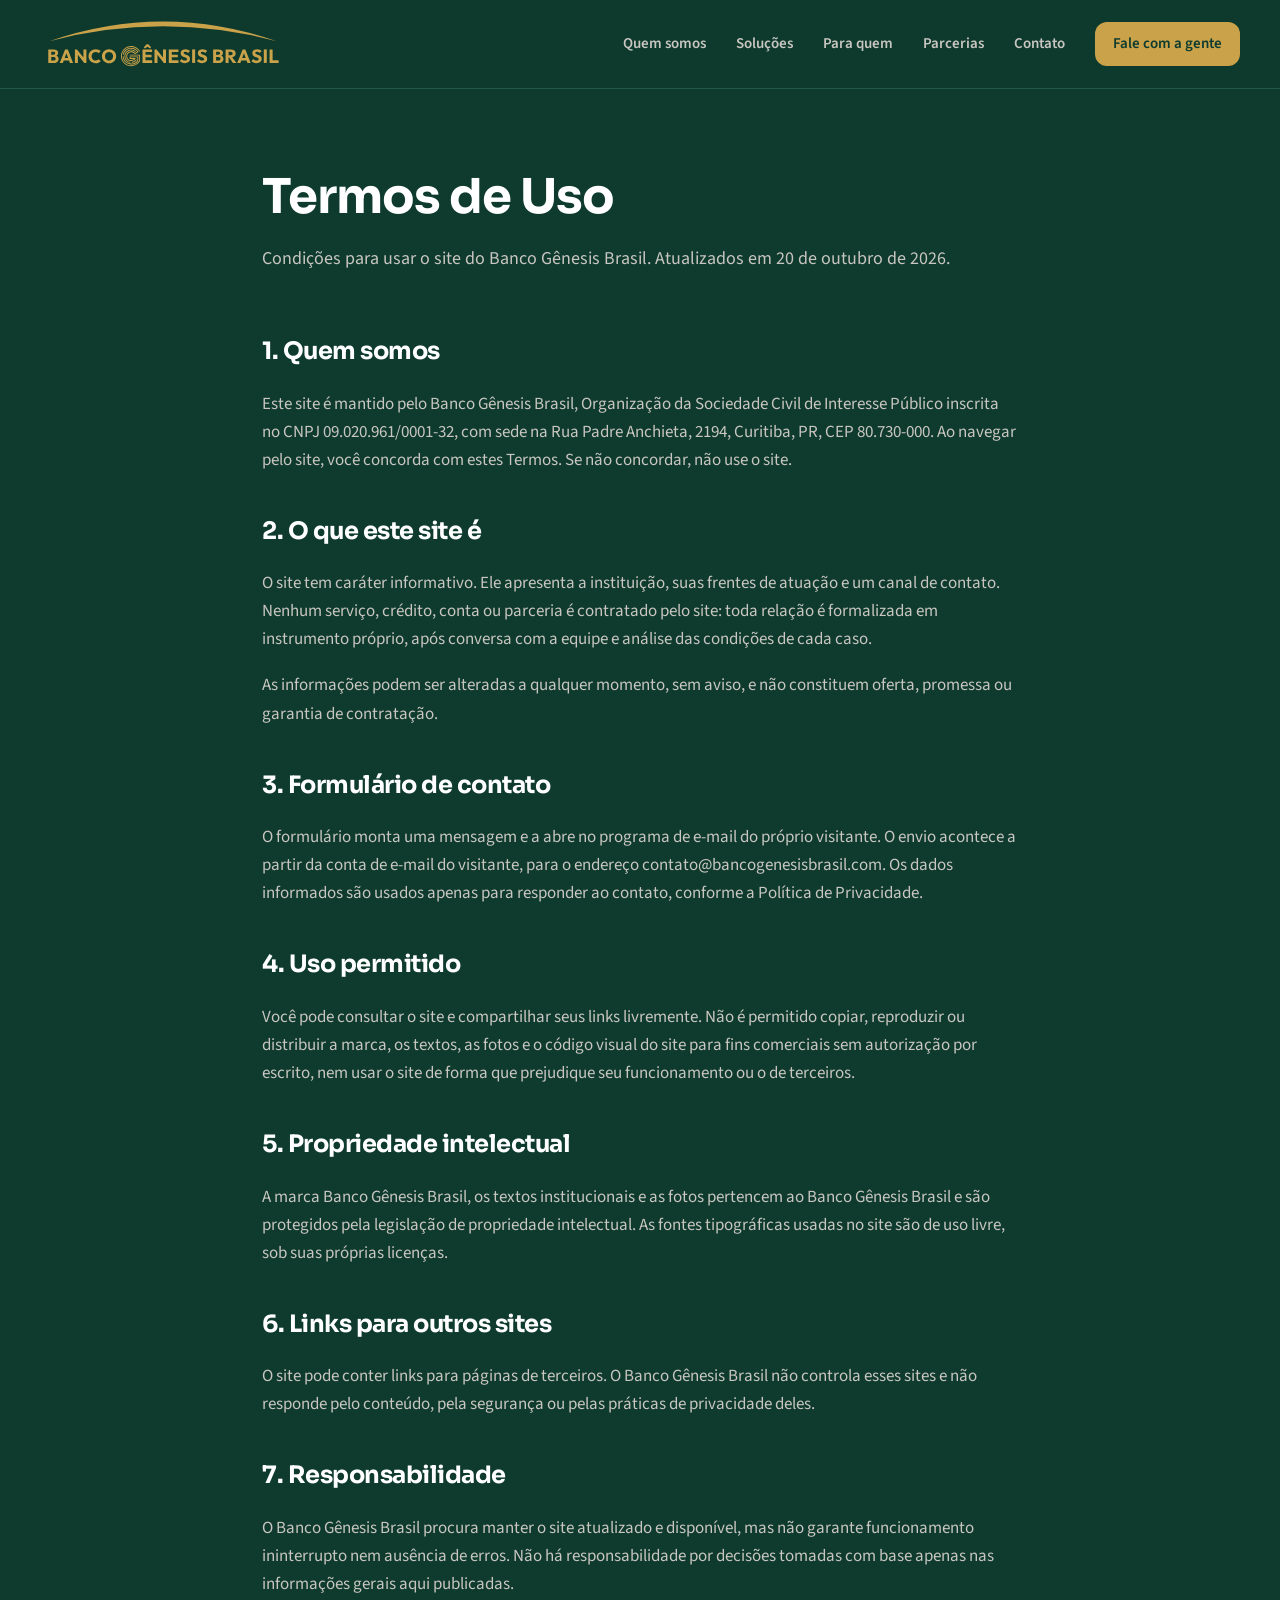
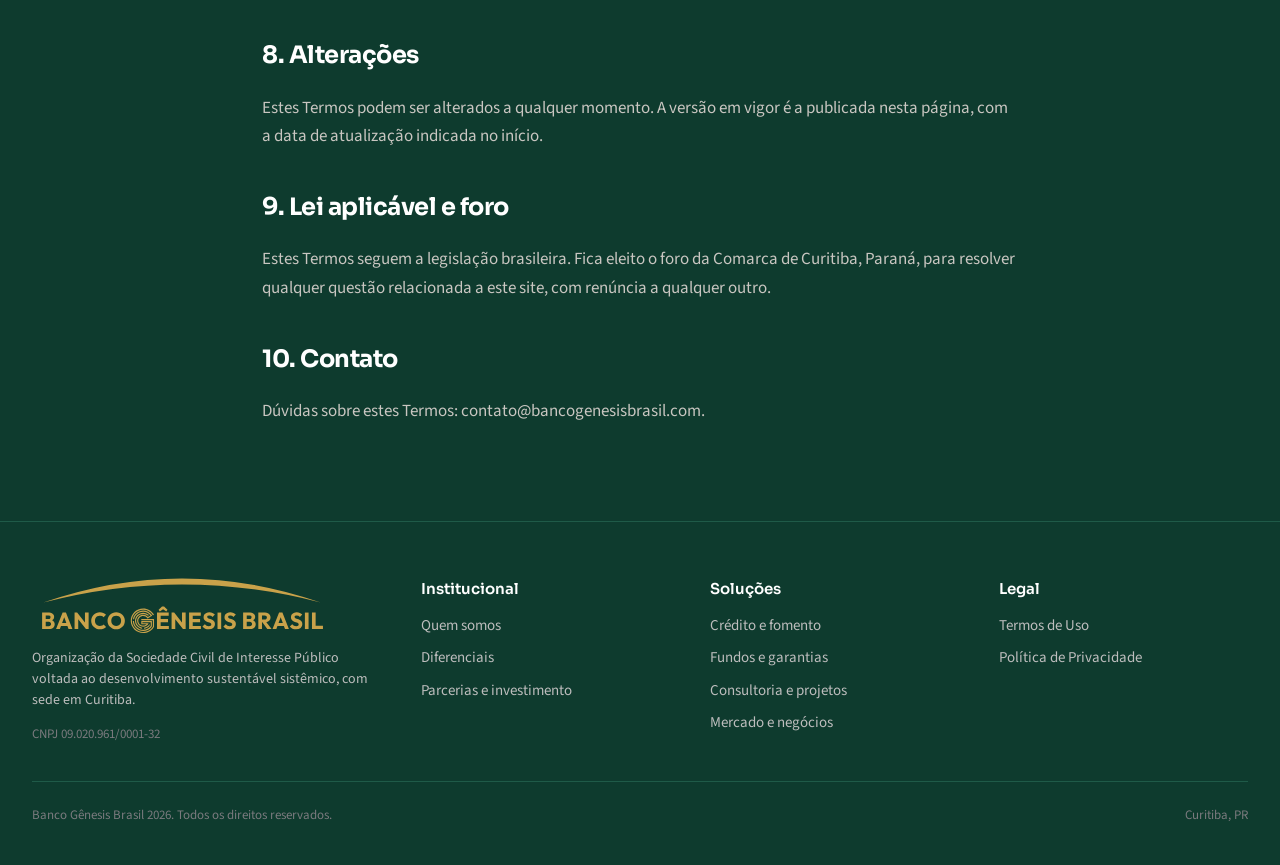
<file: termos-de-uso.html>
<!doctype html>
<html lang="pt-BR">
<head>
<meta charset="utf-8">
<meta name="viewport" content="width=device-width, initial-scale=1">
<title>Termos de Uso, Banco Gênesis Brasil</title>
<meta name="description" content="Termos de Uso do site do Banco Gênesis Brasil.">
<meta name="theme-color" content="#0e3b2e">
<link rel="icon" href="assets/img/favicon.svg?v=20261029" type="image/svg+xml">
<link rel="icon" href="favicon.ico?v=20261029" sizes="32x32">
<link rel="icon" href="assets/img/favicon-32.png" sizes="32x32" type="image/png">
<link rel="apple-touch-icon" href="assets/img/apple-touch-icon.png">
<link rel="preconnect" href="https://fonts.googleapis.com">
<link rel="preconnect" href="https://fonts.gstatic.com" crossorigin>
<link rel="stylesheet" href="https://fonts.googleapis.com/css2?family=Sora:wght@500;600;700&family=Source+Sans+3:wght@400;600;700&display=swap">
<link rel="stylesheet" href="assets/styles.css?v=20261029">
<meta property="og:title" content="Termos de Uso, Banco Gênesis Brasil">
<meta property="og:description" content="Termos de Uso do site do Banco Gênesis Brasil.">
<meta property="og:type" content="website">
<meta property="og:image" content="assets/img/abertura.jpg">
</head>
<body>
<header class="topo">
  <div class="container">
    <a class="marca" href="index.html"><img src="assets/img/marca-horizontal.svg" alt="Banco Gênesis Brasil" width="1320" height="195"></a>
    <button class="menu-botao" type="button" aria-label="Abrir menu" aria-expanded="false" aria-controls="menu"><svg aria-hidden="true" width="20" height="20" viewBox="0 0 24 24" fill="none" stroke="currentColor" stroke-width="2" stroke-linecap="round" stroke-linejoin="round"><path d="M4 7h16M4 12h16M4 17h16"/></svg></button>
    <nav class="menu" id="menu" aria-label="Principal">
      <a href="index.html#quem-somos">Quem somos</a>
      <a href="index.html#solucoes">Soluções</a>
      <a href="index.html#para-quem">Para quem</a>
      <a href="index.html#parcerias">Parcerias</a>
      <a href="index.html#contato">Contato</a>
      <a class="botao botao-laranja" href="index.html#contato">Fale com a gente</a>
    </nav>
  </div>
</header>

<main class="pagina-texto">
  <div class="container">
<h1>Termos de Uso</h1>
<p class="resumo">Condições para usar o site do Banco Gênesis Brasil. Atualizados em 20 de outubro de 2026.</p>
<div class="corpo">
<h2>1. Quem somos</h2>
<p>Este site é mantido pelo Banco Gênesis Brasil, Organização da Sociedade Civil de Interesse Público inscrita no CNPJ 09.020.961/0001-32, com sede na Rua Padre Anchieta, 2194, Curitiba, PR, CEP 80.730-000. Ao navegar pelo site, você concorda com estes Termos. Se não concordar, não use o site.</p>
<h2>2. O que este site é</h2>
<p>O site tem caráter informativo. Ele apresenta a instituição, suas frentes de atuação e um canal de contato. Nenhum serviço, crédito, conta ou parceria é contratado pelo site: toda relação é formalizada em instrumento próprio, após conversa com a equipe e análise das condições de cada caso.</p>
<p>As informações podem ser alteradas a qualquer momento, sem aviso, e não constituem oferta, promessa ou garantia de contratação.</p>
<h2>3. Formulário de contato</h2>
<p>O formulário monta uma mensagem e a abre no programa de e-mail do próprio visitante. O envio acontece a partir da conta de e-mail do visitante, para o endereço contato@bancogenesisbrasil.com. Os dados informados são usados apenas para responder ao contato, conforme a Política de Privacidade.</p>
<h2>4. Uso permitido</h2>
<p>Você pode consultar o site e compartilhar seus links livremente. Não é permitido copiar, reproduzir ou distribuir a marca, os textos, as fotos e o código visual do site para fins comerciais sem autorização por escrito, nem usar o site de forma que prejudique seu funcionamento ou o de terceiros.</p>
<h2>5. Propriedade intelectual</h2>
<p>A marca Banco Gênesis Brasil, os textos institucionais e as fotos pertencem ao Banco Gênesis Brasil e são protegidos pela legislação de propriedade intelectual. As fontes tipográficas usadas no site são de uso livre, sob suas próprias licenças.</p>
<h2>6. Links para outros sites</h2>
<p>O site pode conter links para páginas de terceiros. O Banco Gênesis Brasil não controla esses sites e não responde pelo conteúdo, pela segurança ou pelas práticas de privacidade deles.</p>
<h2>7. Responsabilidade</h2>
<p>O Banco Gênesis Brasil procura manter o site atualizado e disponível, mas não garante funcionamento ininterrupto nem ausência de erros. Não há responsabilidade por decisões tomadas com base apenas nas informações gerais aqui publicadas.</p>
<h2>8. Alterações</h2>
<p>Estes Termos podem ser alterados a qualquer momento. A versão em vigor é a publicada nesta página, com a data de atualização indicada no início.</p>
<h2>9. Lei aplicável e foro</h2>
<p>Estes Termos seguem a legislação brasileira. Fica eleito o foro da Comarca de Curitiba, Paraná, para resolver qualquer questão relacionada a este site, com renúncia a qualquer outro.</p>
<h2>10. Contato</h2>
<p>Dúvidas sobre estes Termos: contato@bancogenesisbrasil.com.</p>
</div>
  </div>
</main>

<footer class="rodape">
  <div class="container">
    <div class="rodape-grade">
      <div class="rodape-marca">
        <img src="assets/img/marca-horizontal.svg" alt="Banco Gênesis Brasil" width="1320" height="195">
        <span>Organização da Sociedade Civil de Interesse Público voltada ao desenvolvimento sustentável sistêmico, com sede em Curitiba.</span>
        <small>CNPJ 09.020.961/0001-32</small>
      </div>
      <div class="rodape-coluna"><strong>Institucional</strong><a href="index.html#quem-somos">Quem somos</a><a href="index.html#diferenciais">Diferenciais</a><a href="index.html#parcerias">Parcerias e investimento</a></div>
      <div class="rodape-coluna"><strong>Soluções</strong><a href="index.html#solucoes">Crédito e fomento</a><a href="index.html#solucoes">Fundos e garantias</a><a href="index.html#solucoes">Consultoria e projetos</a><a href="index.html#solucoes">Mercado e negócios</a></div>
      <div class="rodape-coluna"><strong>Legal</strong><a href="termos-de-uso">Termos de Uso</a><a href="politica-de-privacidade">Política de Privacidade</a></div>
    </div>
    <div class="rodape-base">
      <span>Banco Gênesis Brasil 2026. Todos os direitos reservados.</span>
      <span>Curitiba, PR</span>
    </div>
  </div>
</footer>
<script src="assets/main.js?v=20261020c" defer></script>
</body>
</html>
</file>
<file: assets/styles.css>
/* Banco Gênesis Brasil, site institucional (20/10/2026). Paleta 2: marinho profundo, dourado como destaque, areia nas áreas claras. */
:root {
  --preto: #0e3b2e;
  --grafite: #15503f;
  --borda-escura: #1f5a48;
  --borda-escura-2: #2f7a62;
  --cinza: #909090;
  --cinza-medio: #7a7a7e;
  --cinza-claro: #bdbdbd;
  --cinza-texto: #4a4a4e;
  --claro-texto: #c9c6c1;
  --laranja: #c9a24a;
  --dourado-escuro: #8a6a1e;
  --laranja-claro: #e0bf6a;
  --laranja-fundo: rgba(201, 162, 74, 0.16);
  --areia: #f4f2ef;
  --areia-borda: #e3e0da;
  --branco: #ffffff;
  --fonte-titulo: "Sora", system-ui, sans-serif;
  --fonte-texto: "Source Sans 3", system-ui, sans-serif;
  --largura: 1280px;
  --raio-botao: 12px;
  --raio-cartao: 18px;
  --raio-foto: 24px;
  --transicao: 200ms ease;
  /* Arco da marca: largura, altura e distância do e. Trocar aqui muda a logo no site inteiro. */
  --arco-largura: 1.5em;
  --arco-altura: 0.75em;
  --arco-topo: -0.62em;
}
*, *::before, *::after { box-sizing: border-box; }
html { scroll-behavior: smooth; -webkit-text-size-adjust: 100%; }
body { margin: 0; background: var(--preto); color: var(--areia); font-family: var(--fonte-texto); font-size: 17px; line-height: 1.5; -webkit-font-smoothing: antialiased; }
img { max-width: 100%; height: auto; display: block; }
a { color: var(--laranja-claro); }
a:hover { color: var(--branco); }
:focus-visible { outline: 3px solid var(--laranja-claro); outline-offset: 3px; }
h1, h2, h3 { font-family: var(--fonte-titulo); letter-spacing: -0.02em; margin: 0; text-wrap: balance; }
p, ul { margin: 0; }
ul { padding: 0; list-style: none; }
.container { max-width: var(--largura); margin: 0 auto; padding: 0 32px; }
.rotulo { font-size: 13px; font-weight: 600; letter-spacing: 0.14em; text-transform: uppercase; color: var(--laranja-claro); }
.claro .rotulo { color: var(--dourado-escuro); }
.icone { width: 48px; height: 48px; border-radius: 50%; display: inline-flex; align-items: center; justify-content: center; flex-shrink: 0; background: var(--preto); color: var(--branco); }
.escuro .icone, .grafite .icone { color: var(--laranja-claro); }
.escuro .icone, .grafite .icone { background: var(--laranja-fundo); }
.icone-laranja { background: var(--laranja); color: var(--preto); }
.icone svg { stroke-width: 2.2; }

/* Botões */
.botao { display: inline-flex; align-items: center; justify-content: center; gap: 10px; min-height: 50px; padding: 0 24px; border: 0; border-radius: var(--raio-botao); font-family: var(--fonte-texto); font-weight: 700; font-size: 16px; text-decoration: none; cursor: pointer; transition: background var(--transicao), color var(--transicao), border-color var(--transicao), transform var(--transicao); }
.botao:active { transform: translateY(1px); }
.botao-laranja { background: var(--laranja); color: var(--preto); }
.botao-laranja:hover { background: var(--laranja-claro); color: var(--preto); }
.botao-contorno { border: 1px solid var(--borda-escura-2); color: var(--branco); font-weight: 600; background: transparent; }
.botao-contorno:hover { border-color: var(--branco); color: var(--branco); }
.botao-preto { background: var(--preto); color: var(--branco); }
.botao-preto:hover { background: #15503f; color: var(--branco); }

/* Topo */
.topo { position: sticky; top: 0; z-index: 10; background: rgba(14, 59, 46, 0.92); backdrop-filter: blur(10px); -webkit-backdrop-filter: blur(10px); border-bottom: 1px solid var(--borda-escura); }
.topo .container { max-width: none; padding: 0 40px; height: 88px; display: flex; align-items: center; justify-content: space-between; gap: 24px; }
.marca { display: inline-flex; align-items: center; flex-shrink: 0; }
.marca { text-decoration: none; display: inline-flex; align-items: center; }
.marca img { height: 46px; width: auto; display: block; }
.rodape-marca img { width: 100%; max-width: 300px; height: auto; display: block; }
.marca-nome { display: inline-flex; align-items: baseline; gap: 0.28em; font-family: var(--fonte-titulo); font-size: 27px; letter-spacing: -0.02em; line-height: 1; color: var(--branco); white-space: nowrap; }
.marca-nome > span { font-weight: 500; }
.marca-nome b { font-weight: 700; }
.marca-nome .e { position: relative; display: inline-block; }
.marca-nome .arco { position: absolute; left: 50%; top: var(--arco-topo); width: var(--arco-largura); height: var(--arco-altura); transform: translateX(-50%); }
.menu { display: flex; align-items: center; gap: 30px; }
.menu a { color: var(--claro-texto); text-decoration: none; font-size: 15px; font-weight: 600; transition: color var(--transicao); }
.menu a:hover { color: var(--branco); }
.menu .botao { min-height: 44px; padding: 0 18px; font-size: 15px; color: var(--preto); }
.menu-botao { display: none; width: 44px; height: 44px; border: 1px solid var(--borda-escura-2); border-radius: 10px; background: transparent; color: var(--branco); align-items: center; justify-content: center; cursor: pointer; }

/* Abertura */
.abertura { position: relative; overflow: hidden; background: var(--preto); }
.abertura-foto { position: absolute; inset: 0; }
.abertura-foto img { width: 100%; height: 100%; object-fit: cover; object-position: 70% 50%; filter: grayscale(1) contrast(1.15) brightness(0.8); }
.abertura-foto::after { content: ""; position: absolute; inset: 0; background: linear-gradient(90deg, var(--preto) 0%, rgba(14, 59, 46,0.92) 38%, rgba(14, 59, 46,0.35) 70%, rgba(14, 59, 46,0.1) 100%), linear-gradient(180deg, rgba(14, 59, 46,0) 60%, var(--preto) 100%); }
.abertura-grade { position: relative; min-height: 700px; display: grid; grid-template-columns: minmax(0, 620px) 1fr; align-items: center; padding-top: 88px; padding-bottom: 88px; }
.abertura-texto { display: flex; flex-direction: column; gap: 24px; }
.selo { display: inline-flex; align-items: center; gap: 10px; width: fit-content; padding: 8px 14px 8px 10px; border-radius: 999px; border: 1px solid var(--borda-escura-2); background: rgba(21, 80, 63, 0.7); color: var(--laranja-claro); }
.selo span { font-size: 13px; font-weight: 600; letter-spacing: 0.08em; text-transform: uppercase; color: var(--claro-texto); }
.abertura h1 { font-weight: 700; font-size: clamp(36px, 5vw, 72px); line-height: 1.02; letter-spacing: -0.03em; color: var(--branco); }
.texto-grande { font-size: 21px; line-height: 1.5; color: var(--claro-texto); max-width: 30em; }
.acoes { display: flex; gap: 14px; flex-wrap: wrap; padding-top: 4px; }
.nome-completo { font-size: 14px; color: var(--cinza-medio); }
.abertura-destaque { justify-self: end; align-self: end; width: 300px; padding: 18px 20px; border-radius: 16px; background: rgba(21, 80, 63, 0.85); border: 1px solid var(--borda-escura-2); display: flex; flex-direction: column; gap: 6px; }
.abertura-destaque small { font-size: 12px; letter-spacing: 0.12em; text-transform: uppercase; color: var(--laranja-claro); font-weight: 600; }
.abertura-destaque span { font-family: var(--fonte-titulo); font-weight: 600; font-size: 17px; color: var(--branco); line-height: 1.3; }

.faixa-fatos { display: grid; grid-template-columns: repeat(4, minmax(0, 1fr)); gap: 24px; padding: 22px 0; border-top: 1px solid var(--borda-escura); border-bottom: 1px solid var(--borda-escura); }
.faixa-fatos li { display: flex; align-items: center; gap: 12px; color: var(--laranja-claro); }
.faixa-fatos span { font-size: 15px; font-weight: 600; color: var(--claro-texto); }

/* Seções */
.secao { padding: 104px 0; }
.escuro { background: var(--preto); color: var(--areia); }
.grafite { background: var(--grafite); color: var(--areia); border-top: 1px solid var(--borda-escura); border-bottom: 1px solid var(--borda-escura); }
.claro { background: var(--areia); color: var(--preto); }
.duas-colunas { display: grid; grid-template-columns: 1.1fr 0.9fr; gap: 64px; align-items: center; }
.duas-colunas.alinha-topo { grid-template-columns: 1fr 1fr; align-items: start; }
.duas-colunas-larga { display: grid; grid-template-columns: 0.8fr 1.2fr; gap: 64px; align-items: start; }
.coluna-texto { display: flex; flex-direction: column; gap: 22px; }
.coluna-texto.fixa { position: sticky; top: 112px; }
.titulo { font-weight: 700; font-size: clamp(30px, 3.2vw, 44px); line-height: 1.08; max-width: 18em; }
.titulo-maior { font-size: clamp(34px, 3.8vw, 52px); }
.escuro .titulo, .grafite .titulo, .parcerias .titulo { color: var(--branco); }
.texto { font-size: 19px; line-height: 1.55; color: var(--claro-texto); max-width: 36em; }
.claro .texto { color: var(--cinza-texto); }
.texto-apoio { font-size: 16px; line-height: 1.55; color: var(--cinza-claro); max-width: 26em; }
.cabecalho-secao { display: flex; justify-content: space-between; align-items: flex-end; gap: 40px; flex-wrap: wrap; margin-bottom: 44px; }
.cabecalho-secao > div { display: flex; flex-direction: column; gap: 18px; }

/* Quem somos */
.pilares { display: grid; grid-template-columns: 1fr 1fr; gap: 14px; margin-top: 8px; }
.pilar { display: flex; gap: 14px; align-items: flex-start; padding: 18px; border-radius: 14px; background: var(--branco); border: 1px solid var(--areia-borda); }
.pilar .icone { width: 42px; height: 42px; }
.pilar div { display: flex; flex-direction: column; gap: 4px; }
.pilar strong { font-family: var(--fonte-titulo); font-weight: 600; font-size: 16px; }
.pilar span { font-size: 14px; line-height: 1.45; color: var(--cinza-texto); }
.foto { position: relative; border-radius: var(--raio-foto); overflow: hidden; background: var(--grafite); min-height: 420px; }
.foto img { width: 100%; height: 100%; object-fit: cover; position: absolute; inset: 0; }
.foto-quem { min-height: 620px; }
.foto-quem img { filter: grayscale(0.6) contrast(1.05); }
.legenda-foto { position: absolute; left: 24px; right: 24px; bottom: 24px; padding: 20px 22px; border-radius: 16px; background: rgba(14, 59, 46, 0.88); color: var(--branco); display: flex; flex-direction: column; gap: 6px; }
.legenda-foto small { font-size: 12px; letter-spacing: 0.12em; text-transform: uppercase; color: var(--laranja-claro); font-weight: 600; }
.legenda-foto span { font-family: var(--fonte-titulo); font-weight: 600; font-size: 20px; line-height: 1.3; }

/* Soluções */
.solucoes { display: grid; grid-template-columns: repeat(3, minmax(0, 1fr)); gap: 18px; }
.solucao { display: flex; flex-direction: column; gap: 16px; padding: 28px; border-radius: 20px; background: var(--grafite); border: 1px solid var(--borda-escura); transition: transform var(--transicao), border-color var(--transicao); }
.solucao:hover { transform: translateY(-3px); border-color: var(--borda-escura-2); }
.solucao .icone { width: 52px; height: 52px; }
.solucao h3 { font-size: 22px; font-weight: 600; color: var(--branco); letter-spacing: -0.01em; }
.solucao p { font-size: 15px; line-height: 1.5; color: var(--claro-texto); }
.solucao ul, .caminho ul { display: flex; flex-direction: column; gap: 8px; margin-top: 4px; }
.solucao li, .caminho li { display: flex; gap: 10px; align-items: flex-start; font-size: 15px; color: #e9e6e1; }
.solucao li svg, .caminho li svg { color: var(--laranja-claro); flex-shrink: 0; margin-top: 3px; }

/* Para quem */
.perfis { display: grid; grid-template-columns: repeat(4, minmax(0, 1fr)); gap: 16px; }
.perfil { display: flex; flex-direction: column; align-items: flex-start; gap: 16px; padding: 24px; border-radius: var(--raio-cartao); background: var(--branco); border: 1px solid var(--areia-borda); transition: transform var(--transicao), border-color var(--transicao); }
.perfil:hover { transform: translateY(-3px); border-color: var(--cinza-claro); }
.perfil span { font-family: var(--fonte-titulo); font-weight: 600; font-size: 17px; line-height: 1.3; }

/* Diferenciais */
.diferenciais { display: grid; grid-template-columns: 1fr 1fr; gap: 14px; }
.diferencial { display: flex; gap: 16px; align-items: flex-start; padding: 26px; border-radius: var(--raio-cartao); border: 1px solid var(--borda-escura); background: var(--preto); }
.diferencial div { display: flex; flex-direction: column; gap: 6px; }
.diferencial strong { font-family: var(--fonte-titulo); font-weight: 600; font-size: 19px; color: var(--branco); }
.diferencial span { font-size: 15px; line-height: 1.5; color: var(--claro-texto); }

/* Parcerias */
.parcerias { position: relative; overflow: hidden; background: var(--preto); color: var(--areia); }
.parcerias-foto { position: absolute; inset: 0; }
.parcerias-foto img { width: 100%; height: 100%; object-fit: cover; filter: grayscale(1) brightness(0.32); }
.parcerias-foto::after { content: ""; position: absolute; inset: 0; background: linear-gradient(180deg, var(--preto) 0%, rgba(14, 59, 46,0.6) 50%, var(--preto) 100%); }
.parcerias .container { position: relative; }
.caminhos { display: grid; grid-template-columns: 1fr 1fr; gap: 18px; margin-bottom: 18px; }
.caminho { padding: 32px; border-radius: 20px; background: rgba(21, 80, 63, 0.9); border: 1px solid var(--borda-escura-2); display: flex; flex-direction: column; gap: 18px; }
.caminho h3 { font-size: 26px; font-weight: 600; color: var(--branco); }
.caminho li { font-size: 16px; line-height: 1.45; }
.chamada { display: flex; align-items: center; justify-content: space-between; gap: 24px; padding: 28px 32px; border-radius: 20px; background: var(--laranja); color: var(--preto); }
.chamada span { font-family: var(--fonte-titulo); font-weight: 600; font-size: 22px; letter-spacing: -0.01em; max-width: 28em; }

/* Contato */
.contatos { display: flex; flex-direction: column; gap: 14px; margin-top: 8px; }
.contatos li { display: flex; align-items: center; gap: 14px; }
.contatos .icone { width: 44px; height: 44px; }
.contatos a { font-family: var(--fonte-titulo); font-weight: 600; font-size: 18px; color: var(--preto); text-decoration: none; }
.contatos a:hover { color: var(--dourado-escuro); }
.contatos span { font-size: 16px; color: var(--cinza-texto); }
.formulario { display: flex; flex-direction: column; gap: 14px; padding: 32px; border-radius: 20px; background: var(--branco); border: 1px solid var(--areia-borda); }
.formulario .duas { display: grid; grid-template-columns: 1fr 1fr; gap: 14px; }
.formulario label { display: flex; flex-direction: column; gap: 6px; font-size: 14px; font-weight: 600; color: var(--preto); }
.formulario input, .formulario select, .formulario textarea { width: 100%; min-height: 48px; border-radius: 10px; border: 1px solid #d9d5ce; background: var(--branco); padding: 12px 14px; font: 400 16px var(--fonte-texto); color: var(--preto); transition: border-color var(--transicao); }
.formulario textarea { min-height: 120px; resize: vertical; }
.formulario input:focus, .formulario select:focus, .formulario textarea:focus { outline: none; border-color: var(--laranja); box-shadow: 0 0 0 3px rgba(201, 162, 74, 0.25); }
.formulario small { font-size: 13px; color: var(--cinza-texto); }

/* Páginas de texto */
.pagina-texto { padding: 72px 0 96px; }
.pagina-texto .container { max-width: 820px; }
.pagina-texto h1 { font-size: clamp(32px, 4vw, 48px); color: var(--branco); margin-bottom: 12px; }
.pagina-texto .resumo { color: var(--claro-texto); font-size: 18px; margin-bottom: 40px; }
.pagina-texto .corpo { display: flex; flex-direction: column; gap: 18px; font-size: 17px; line-height: 1.65; color: var(--claro-texto); }
.pagina-texto .corpo h2 { font-size: 24px; color: var(--branco); margin-top: 20px; }
.pagina-texto .corpo h3 { font-size: 19px; color: var(--branco); margin-top: 12px; }
.pagina-texto .corpo ul { padding-left: 20px; list-style: disc; display: flex; flex-direction: column; gap: 6px; }

/* Rodapé */
.rodape { background: var(--preto); color: var(--areia); padding: 56px 0 40px; border-top: 1px solid var(--borda-escura); }
.rodape-grade { display: grid; grid-template-columns: 1.4fr 1fr 1fr 1fr; gap: 40px; }
.rodape-marca { display: flex; flex-direction: column; gap: 14px; }
.rodape-marca .marca-nome { font-size: 30px; }
.rodape-marca > span { font-size: 14px; line-height: 1.5; color: var(--cinza-claro); max-width: 360px; }
.rodape-marca small { font-size: 13px; color: var(--cinza-medio); }
.rodape-coluna { display: flex; flex-direction: column; gap: 10px; font-size: 15px; }
.rodape-coluna strong { font-family: var(--fonte-titulo); font-weight: 600; color: var(--branco); margin-bottom: 4px; }
.rodape a { color: var(--cinza-claro); text-decoration: none; transition: color var(--transicao); }
.rodape a:hover { color: var(--branco); }
.rodape-base { display: flex; justify-content: space-between; align-items: center; gap: 16px; flex-wrap: wrap; padding-top: 24px; margin-top: 36px; border-top: 1px solid var(--borda-escura); font-size: 13px; color: var(--cinza-medio); }

/* Entrada suave das seções, sem travar a rolagem */
.entra { opacity: 1; transform: none; }
@media (prefers-reduced-motion: no-preference) {
  .entra { transition: opacity 400ms ease, transform 400ms ease; }
  .entra.aguardando { opacity: 0; transform: translateY(12px); }
}

/* Tablet */
@media (max-width: 1100px) {
  .solucoes { grid-template-columns: repeat(2, minmax(0, 1fr)); }
  .perfis { grid-template-columns: repeat(2, minmax(0, 1fr)); }
  .faixa-fatos { grid-template-columns: repeat(2, minmax(0, 1fr)); }
  .menu { gap: 20px; }
}
@media (max-width: 980px) {
  .duas-colunas, .duas-colunas.alinha-topo, .duas-colunas-larga { grid-template-columns: 1fr; gap: 36px; }
  .coluna-texto.fixa { position: static; }
  .abertura-grade { grid-template-columns: 1fr; min-height: 0; padding-top: 72px; padding-bottom: 72px; }
  .abertura-destaque { display: none; }
  .abertura-foto img { object-position: 60% 50%; filter: grayscale(1) brightness(0.4); }
  .abertura-foto::after { background: linear-gradient(180deg, rgba(14, 59, 46,0.3) 0%, var(--preto) 90%); }
  .foto-quem { min-height: 360px; }
  .rodape-grade { grid-template-columns: repeat(2, minmax(0, 1fr)); }
  .secao { padding: 72px 0; }
  .caminhos { grid-template-columns: 1fr; }
  .chamada { flex-direction: column; align-items: flex-start; }
}
/* Celular */
@media (max-width: 720px) {
  .container { padding: 0 16px; }
  .topo .container { height: 68px; padding: 0 16px; }
  .marca img { height: 36px; }
  .rodape-marca img { max-width: 240px; }
  .menu { display: none; position: absolute; left: 0; right: 0; top: 68px; flex-direction: column; align-items: stretch; gap: 0; background: var(--preto); border-bottom: 1px solid var(--borda-escura); padding: 8px 16px 16px; }
  .menu.aberto { display: flex; }
  .menu a { padding: 14px 4px; border-bottom: 1px solid var(--borda-escura); font-size: 16px; }
  .menu .botao { margin-top: 10px; min-height: 48px; border-bottom: 0; justify-content: center; }
  .menu-botao { display: flex; }
  .secao { padding: 48px 0; }
  .abertura-grade { padding-top: 44px; padding-bottom: 40px; }
  .abertura-texto { gap: 18px; }
  .acoes .botao { flex: 1 1 100%; min-height: 52px; }
  .texto-grande { font-size: 17px; }
  .texto { font-size: 16px; }
  .faixa-fatos { grid-template-columns: 1fr; gap: 12px; }
  .pilares { grid-template-columns: 1fr; }
  .solucoes { grid-template-columns: 1fr; gap: 12px; }
  .solucao { padding: 20px; }
  .perfis { gap: 10px; }
  .perfil { padding: 16px; gap: 12px; }
  .perfil span { font-size: 14px; }
  .diferenciais { grid-template-columns: 1fr; }
  .diferencial { padding: 18px; }
  .caminho { padding: 22px; }
  .chamada { padding: 22px; }
  .chamada span { font-size: 18px; }
  .chamada .botao { width: 100%; }
  .formulario { padding: 20px; }
  .coluna-texto, .formulario, .contatos li, .contatos a, .contatos span { min-width: 0; }
  .contatos a, .contatos span { overflow-wrap: anywhere; }
  .contatos a { font-size: 16px; }
  .formulario .duas { grid-template-columns: 1fr; }
  .rodape-grade { grid-template-columns: 1fr; gap: 24px; }
}
</file>
